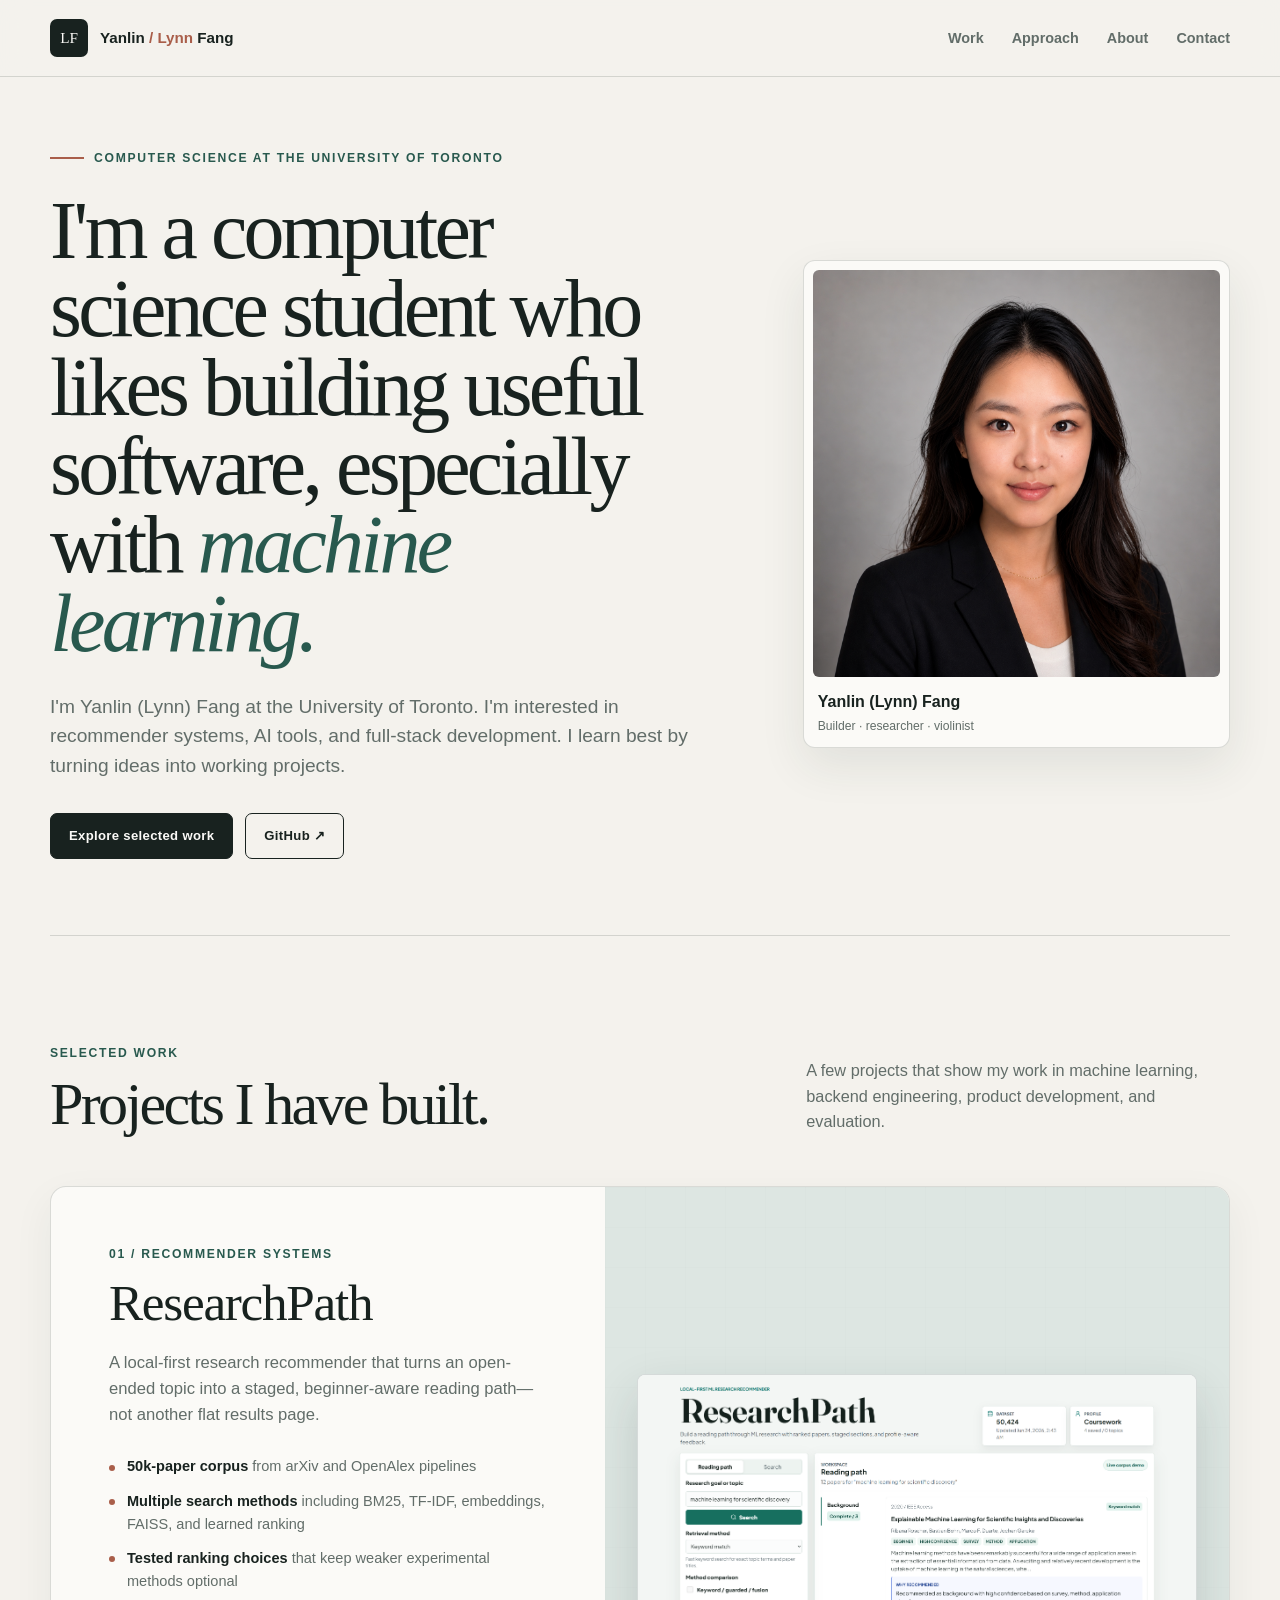
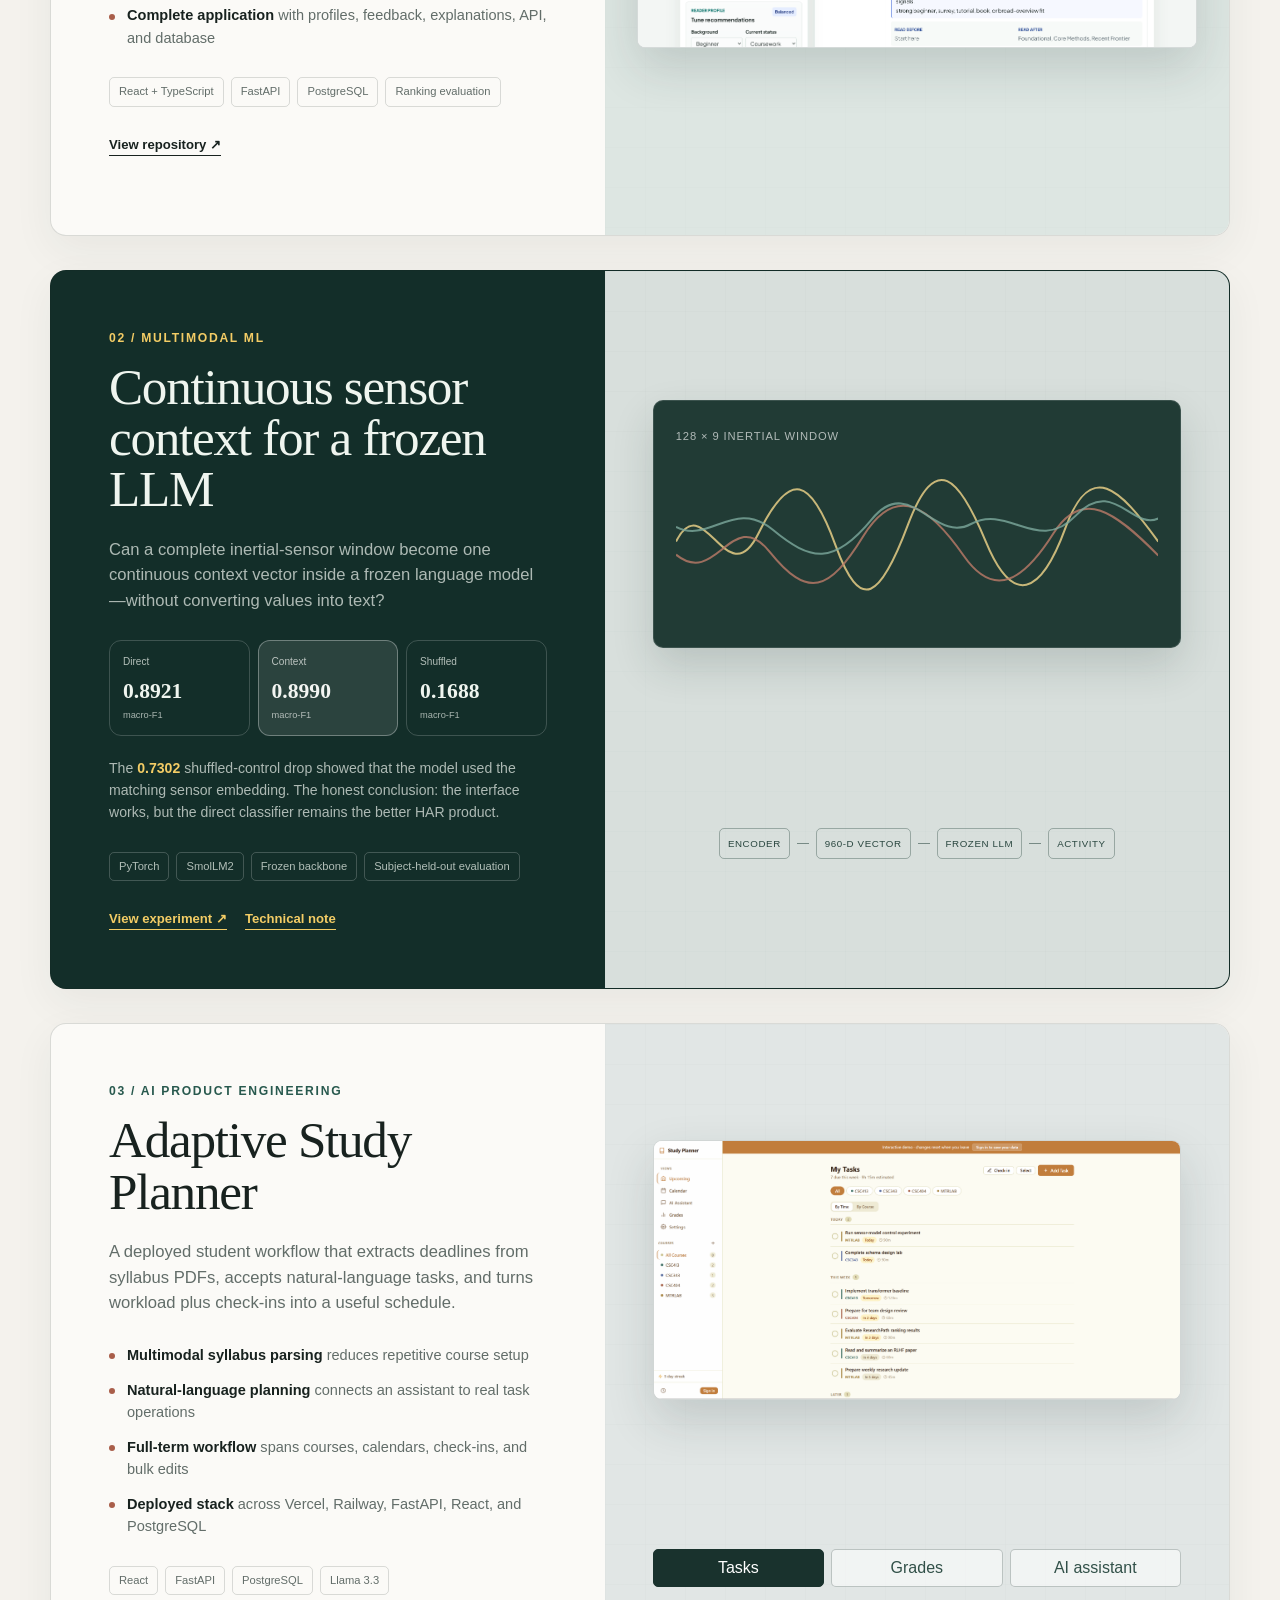
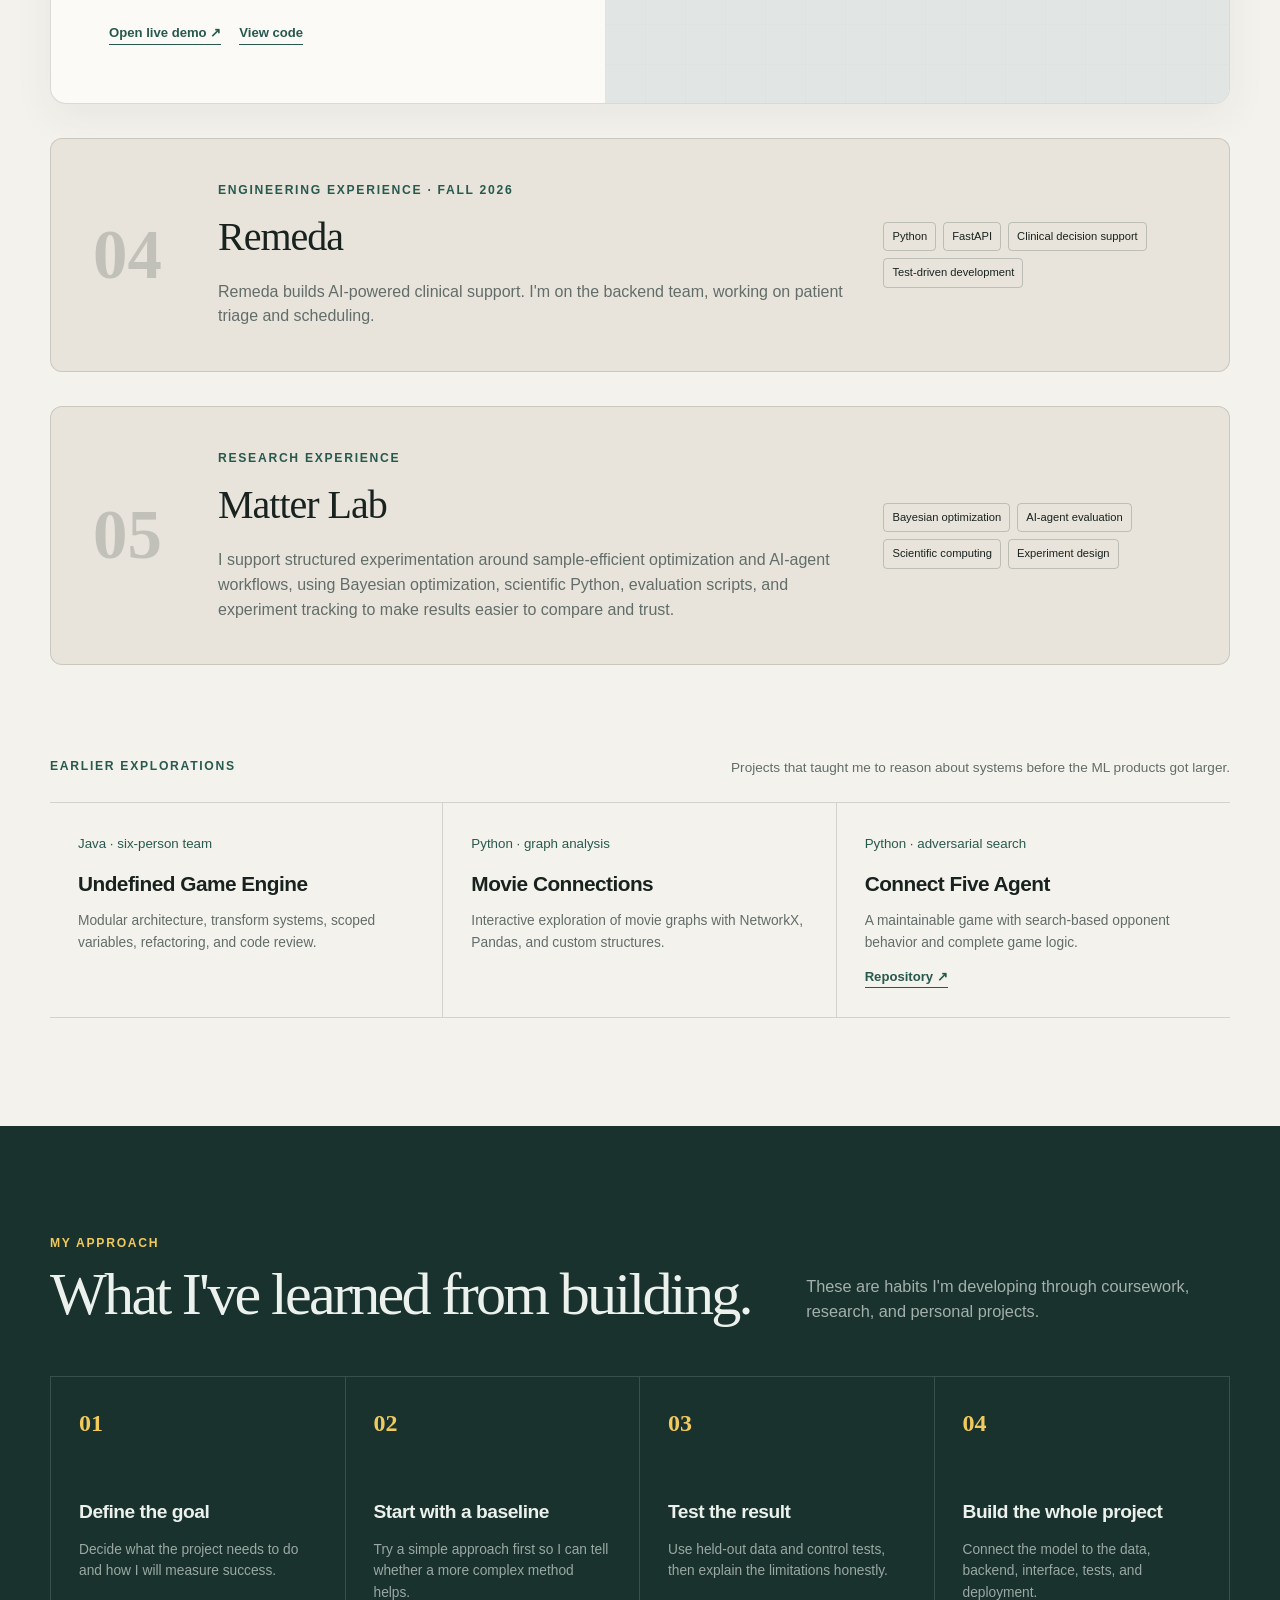
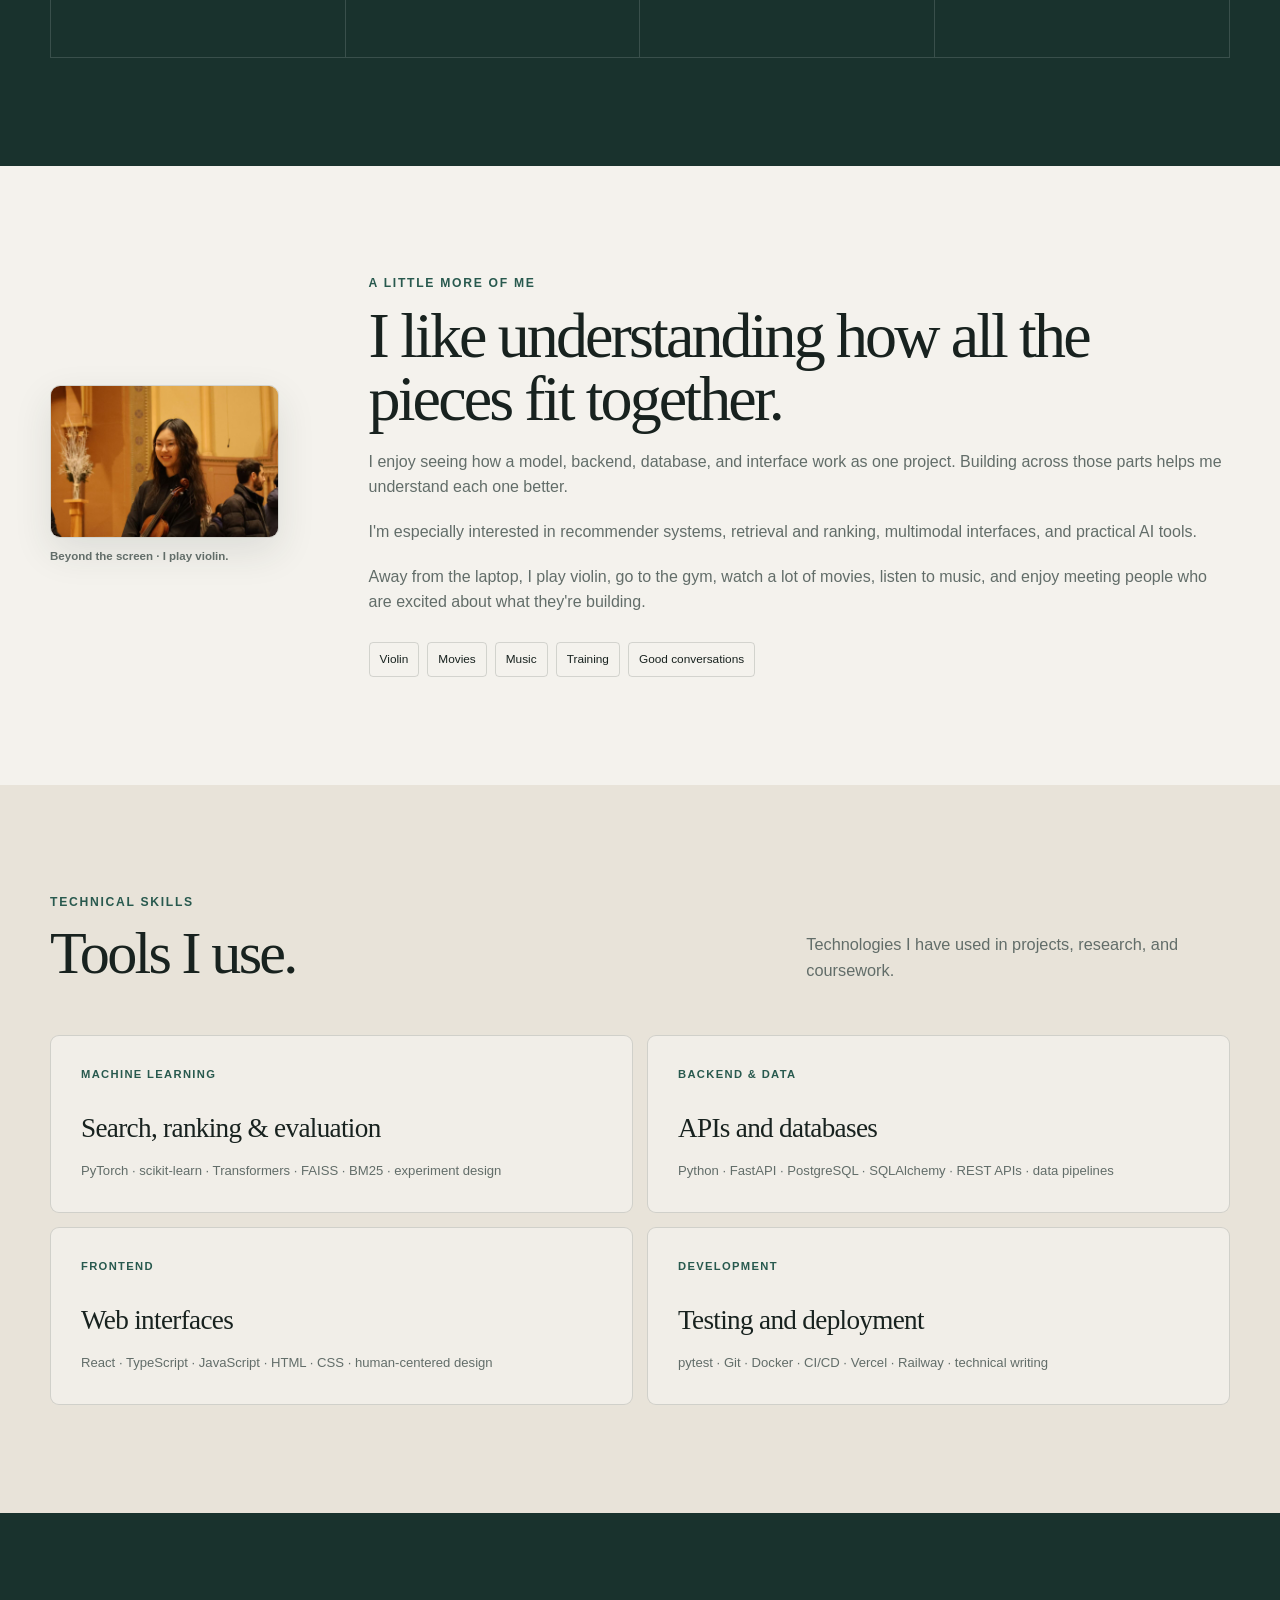
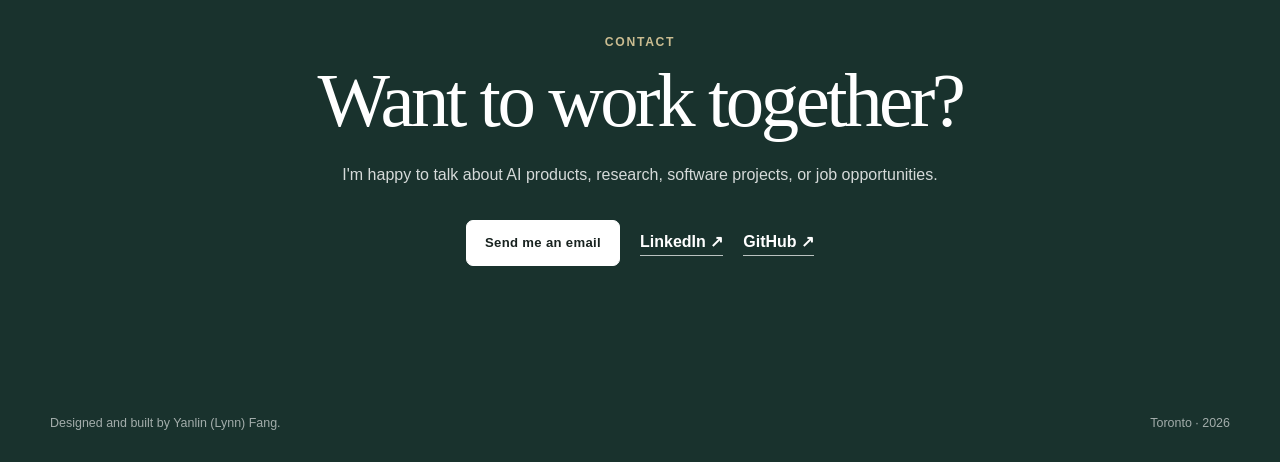
<file: index.html>
<!doctype html>
<html lang="en">
  <head>
    <meta charset="utf-8">
    <meta name="viewport" content="width=device-width, initial-scale=1">
    <meta name="description" content="Yanlin (Lynn) Fang is a Computer Science student at the University of Toronto building machine learning and full-stack projects.">
    <meta name="theme-color" content="#f4f2ed">
    <meta property="og:title" content="Yanlin (Lynn) Fang | Computer Science &amp; ML projects">
    <meta property="og:description" content="Student projects across recommender systems, machine learning, full-stack development, and research.">
    <title>Yanlin (Lynn) Fang | Computer Science &amp; ML projects</title>
    <link rel="icon" href="data:image/svg+xml,<svg xmlns=%22http://www.w3.org/2000/svg%22 viewBox=%220 0 100 100%22><rect width=%22100%22 height=%22100%22 rx=%2224%22 fill=%22%2312231f%22/><text x=%2250%22 y=%2267%22 text-anchor=%22middle%22 font-size=%2252%22 fill=%22%23fbfaf6%22 font-family=%22Georgia%22>LF</text></svg>">
    <link rel="stylesheet" href="portfolio-v2.css?v=20260827">
    <script src="script.js?v=20260827" defer></script>
  </head>
  <body class="portfolio-v2">
    <a class="pf-skip" href="#main-content">Skip to content</a>
    <header class="pf-header">
      <nav class="pf-shell pf-nav" aria-label="Main navigation">
        <a class="pf-brand" href="#top" aria-label="Yanlin Fang, home"><b>LF</b><span>Yanlin <i>/ Lynn</i> Fang</span></a>
        <button class="pf-menu" type="button" aria-expanded="false" aria-controls="pf-links" aria-label="Open navigation"><span></span><span></span></button>
        <div class="pf-links" id="pf-links"><a href="#work">Work</a><a href="#approach">Approach</a><a href="#about">About</a><a href="#contact">Contact</a></div>
      </nav>
    </header>

    <main id="main-content">
      <section class="pf-shell pf-hero" id="top">
        <div class="pf-hero-copy pf-reveal">
          <p class="pf-kicker"><span></span> Computer Science at the University of Toronto</p>
          <h1>I&apos;m a computer science student who likes building useful software, especially with <em>machine learning.</em></h1>
          <p class="pf-lead">I&apos;m Yanlin (Lynn) Fang at the University of Toronto. I&apos;m interested in recommender systems, AI tools, and full-stack development. I learn best by turning ideas into working projects.</p>
          <div class="pf-actions"><a class="pf-button pf-primary" href="#work">Explore selected work</a><a class="pf-button" href="https://github.com/LynnFang00" target="_blank" rel="noreferrer">GitHub ↗</a></div>
        </div>
        <aside class="pf-portrait pf-reveal">
          <div class="pf-photo-wrap"><img src="assets/headshot.png" alt="Yanlin (Lynn) Fang" width="1254" height="1254"><div><strong>Yanlin (Lynn) Fang</strong><span>Builder · researcher · violinist</span></div></div>
        </aside>
      </section>

      <section class="pf-shell pf-section" id="work">
        <header class="pf-section-head pf-reveal"><div><p>Selected work</p><h2>Projects I have built.</h2></div><span>A few projects that show my work in machine learning, backend engineering, product development, and evaluation.</span></header>

        <div class="pf-work">
          <article class="pf-project pf-reveal">
            <div class="pf-project-copy">
              <p class="pf-index">01 / Recommender systems</p><h3>ResearchPath</h3>
              <p class="pf-summary">A local-first research recommender that turns an open-ended topic into a staged, beginner-aware reading path—not another flat results page.</p>
              <ul><li><b>50k-paper corpus</b> from arXiv and OpenAlex pipelines</li><li><b>Multiple search methods</b> including BM25, TF-IDF, embeddings, FAISS, and learned ranking</li><li><b>Tested ranking choices</b> that keep weaker experimental methods optional</li><li><b>Complete application</b> with profiles, feedback, explanations, API, and database</li></ul>
              <div class="pf-tags"><span>React + TypeScript</span><span>FastAPI</span><span>PostgreSQL</span><span>Ranking evaluation</span></div>
              <a class="pf-project-link" href="https://github.com/LynnFang00/ResearchPath" target="_blank" rel="noreferrer">View repository ↗</a>
            </div>
            <div class="pf-visual pf-rp-visual">
              <a class="pf-rp-shot" href="https://github.com/LynnFang00/ResearchPath" target="_blank" rel="noreferrer" aria-label="View the ResearchPath repository">
                <img src="assets/screenshots/researchpath-reading-path.png" alt="ResearchPath interface showing a staged reading path for machine learning in scientific discovery" width="2538" height="1234">
              </a>
            </div>
          </article>

          <article class="pf-project pf-project-dark pf-reveal">
            <div class="pf-project-copy">
              <p class="pf-index">02 / Multimodal ML</p><h3>Continuous sensor context for a frozen LLM</h3>
              <p class="pf-summary">Can a complete inertial-sensor window become one continuous context vector inside a frozen language model—without converting values into text?</p>
              <div class="pf-results"><div><span>Direct</span><b>0.8921</b><small>macro-F1</small></div><div><span>Context</span><b>0.8990</b><small>macro-F1</small></div><div><span>Shuffled</span><b>0.1688</b><small>macro-F1</small></div></div>
              <p class="pf-insight">The <b>0.7302</b> shuffled-control drop showed that the model used the matching sensor embedding. The honest conclusion: the interface works, but the direct classifier remains the better HAR product.</p>
              <div class="pf-tags"><span>PyTorch</span><span>SmolLM2</span><span>Frozen backbone</span><span>Subject-held-out evaluation</span></div>
              <div class="pf-link-row"><a class="pf-project-link" href="https://github.com/LynnFang00/llm-motion-sensor-challenge" target="_blank" rel="noreferrer">View experiment ↗</a><a href="https://github.com/LynnFang00/llm-motion-sensor-challenge/blob/main/TECHNICAL_NOTE.pdf" target="_blank" rel="noreferrer">Technical note</a></div>
            </div>
            <div class="pf-visual pf-sensor-visual" aria-hidden="true"><div class="pf-wave"><span>128 × 9 inertial window</span><svg viewBox="0 0 520 170"><path d="M0 88 C30 28 55 148 89 79 S145 18 172 92 S220 150 250 70 S305 18 334 88 S393 147 420 73 S478 30 520 88"></path><path d="M0 102 C44 138 60 48 101 99 S165 142 202 82 S276 54 310 103 S376 128 407 79 S473 55 520 103"></path><path d="M0 72 C35 91 63 41 104 75 S170 114 211 64 S278 91 318 69 S391 102 431 60 S492 76 520 63"></path></svg></div><div class="pf-flow"><span>encoder</span><i></i><span>960-d vector</span><i></i><span>frozen LLM</span><i></i><span>activity</span></div></div>
          </article>

          <article class="pf-project pf-reveal">
            <div class="pf-project-copy">
              <p class="pf-index">03 / AI product engineering</p><h3>Adaptive Study Planner</h3>
              <p class="pf-summary">A deployed student workflow that extracts deadlines from syllabus PDFs, accepts natural-language tasks, and turns workload plus check-ins into a useful schedule.</p>
              <ul><li><b>Multimodal syllabus parsing</b> reduces repetitive course setup</li><li><b>Natural-language planning</b> connects an assistant to real task operations</li><li><b>Full-term workflow</b> spans courses, calendars, check-ins, and bulk edits</li><li><b>Deployed stack</b> across Vercel, Railway, FastAPI, React, and PostgreSQL</li></ul>
              <div class="pf-tags"><span>React</span><span>FastAPI</span><span>PostgreSQL</span><span>Llama 3.3</span></div>
              <div class="pf-link-row"><a class="pf-project-link" href="https://study-planner-6pe5.vercel.app/?demo=1" target="_blank" rel="noreferrer">Open live demo ↗</a><a href="https://github.com/LynnFang00/study-planner" target="_blank" rel="noreferrer">View code</a></div>
            </div>
            <div class="pf-visual pf-planner-visual">
              <div class="pf-shot-stage"><a href="https://study-planner-6pe5.vercel.app/?demo=1" target="_blank" rel="noreferrer" aria-label="Open the live Study Planner demo"><img id="planner-shot" src="assets/screenshots/study-planner-upcoming.png" alt="Study Planner upcoming-tasks dashboard with a populated CS and ML workload"></a></div>
              <div class="pf-shot-tabs" role="group" aria-label="Study Planner screenshots">
                <button type="button" class="pf-shot-tab" data-src="assets/screenshots/study-planner-upcoming.png" data-alt="Study Planner upcoming-tasks dashboard with a populated CS and ML workload" aria-pressed="true">Tasks</button>
                <button type="button" class="pf-shot-tab" data-src="assets/screenshots/study-planner-grades.png" data-alt="Study Planner grades dashboard with course averages and assessment results" aria-pressed="false">Grades</button>
                <button type="button" class="pf-shot-tab" data-src="assets/screenshots/study-planner-ai-assistant.png" data-alt="Study Planner AI assistant turning deadlines into a focused study plan" aria-pressed="false">AI assistant</button>
              </div>
            </div>
          </article>

          <article class="pf-research pf-reveal"><b>04</b><div><p class="pf-index">Engineering experience · Fall 2026</p><h3>Remeda</h3><p>Remeda builds AI-powered clinical support. I&apos;m on the backend team, working on patient triage and scheduling.</p></div><aside><span>Python</span><span>FastAPI</span><span>Clinical decision support</span><span>Test-driven development</span></aside></article>

          <article class="pf-research pf-reveal"><b>05</b><div><p class="pf-index">Research experience</p><h3>Matter Lab</h3><p>I support structured experimentation around sample-efficient optimization and AI-agent workflows, using Bayesian optimization, scientific Python, evaluation scripts, and experiment tracking to make results easier to compare and trust.</p></div><aside><span>Bayesian optimization</span><span>AI-agent evaluation</span><span>Scientific computing</span><span>Experiment design</span></aside></article>
        </div>

        <div class="pf-earlier pf-reveal"><header><p>Earlier explorations</p><span>Projects that taught me to reason about systems before the ML products got larger.</span></header><div><article><small>Java · six-person team</small><h3>Undefined Game Engine</h3><p>Modular architecture, transform systems, scoped variables, refactoring, and code review.</p></article><article><small>Python · graph analysis</small><h3>Movie Connections</h3><p>Interactive exploration of movie graphs with NetworkX, Pandas, and custom structures.</p></article><article><small>Python · adversarial search</small><h3>Connect Five Agent</h3><p>A maintainable game with search-based opponent behavior and complete game logic.</p><a href="https://github.com/LynnFang00/Connect-Five-w-AI-Agent" target="_blank" rel="noreferrer">Repository ↗</a></article></div></div>
      </section>

      <section class="pf-section pf-approach" id="approach"><div class="pf-shell"><header class="pf-section-head pf-reveal"><div><p>My approach</p><h2>What I&apos;ve learned from building.</h2></div><span>These are habits I&apos;m developing through coursework, research, and personal projects.</span></header><div class="pf-approach-grid"><article class="pf-reveal"><b>01</b><h3>Define the goal</h3><p>Decide what the project needs to do and how I will measure success.</p></article><article class="pf-reveal"><b>02</b><h3>Start with a baseline</h3><p>Try a simple approach first so I can tell whether a more complex method helps.</p></article><article class="pf-reveal"><b>03</b><h3>Test the result</h3><p>Use held-out data and control tests, then explain the limitations honestly.</p></article><article class="pf-reveal"><b>04</b><h3>Build the whole project</h3><p>Connect the model to the data, backend, interface, tests, and deployment.</p></article></div></div></section>

      <section class="pf-shell pf-section pf-about" id="about"><div class="pf-about-photo pf-reveal"><img src="assets/violin-photo.jpg" alt="Yanlin Fang holding her violin after a performance" width="1920" height="1280" loading="lazy"><strong>Beyond the screen · I play violin.</strong></div><div class="pf-about-copy pf-reveal"><p class="pf-index">A little more of me</p><h2>I like understanding how all the pieces fit together.</h2><p>I enjoy seeing how a model, backend, database, and interface work as one project. Building across those parts helps me understand each one better.</p><p>I&apos;m especially interested in recommender systems, retrieval and ranking, multimodal interfaces, and practical AI tools.</p><p>Away from the laptop, I play violin, go to the gym, watch a lot of movies, listen to music, and enjoy meeting people who are excited about what they&apos;re building.</p><div class="pf-personal"><span>Violin</span><span>Movies</span><span>Music</span><span>Training</span><span>Good conversations</span></div></div></section>

      <section class="pf-section pf-capabilities"><div class="pf-shell"><header class="pf-section-head pf-reveal"><div><p>Technical skills</p><h2>Tools I use.</h2></div><span>Technologies I have used in projects, research, and coursework.</span></header><div class="pf-cap-grid"><article><p>Machine learning</p><h3>Search, ranking &amp; evaluation</h3><span>PyTorch · scikit-learn · Transformers · FAISS · BM25 · experiment design</span></article><article><p>Backend &amp; data</p><h3>APIs and databases</h3><span>Python · FastAPI · PostgreSQL · SQLAlchemy · REST APIs · data pipelines</span></article><article><p>Frontend</p><h3>Web interfaces</h3><span>React · TypeScript · JavaScript · HTML · CSS · human-centered design</span></article><article><p>Development</p><h3>Testing and deployment</h3><span>pytest · Git · Docker · CI/CD · Vercel · Railway · technical writing</span></article></div></div></section>

      <section class="pf-contact" id="contact"><div class="pf-shell pf-reveal"><p>Contact</p><h2>Want to work together?</h2><span>I&apos;m happy to talk about AI products, research, software projects, or job opportunities.</span><div><a class="pf-button pf-primary" href="mailto:lynnfang00@gmail.com">Send me an email</a><a href="https://www.linkedin.com/in/yanlin-fang" target="_blank" rel="noreferrer">LinkedIn ↗</a><a href="https://github.com/LynnFang00" target="_blank" rel="noreferrer">GitHub ↗</a></div></div></section>
    </main>

    <footer class="pf-footer"><div class="pf-shell"><p>Designed and built by Yanlin (Lynn) Fang.</p><p>Toronto · <span id="current-year">2026</span></p></div></footer>
  </body>
</html>
</file>
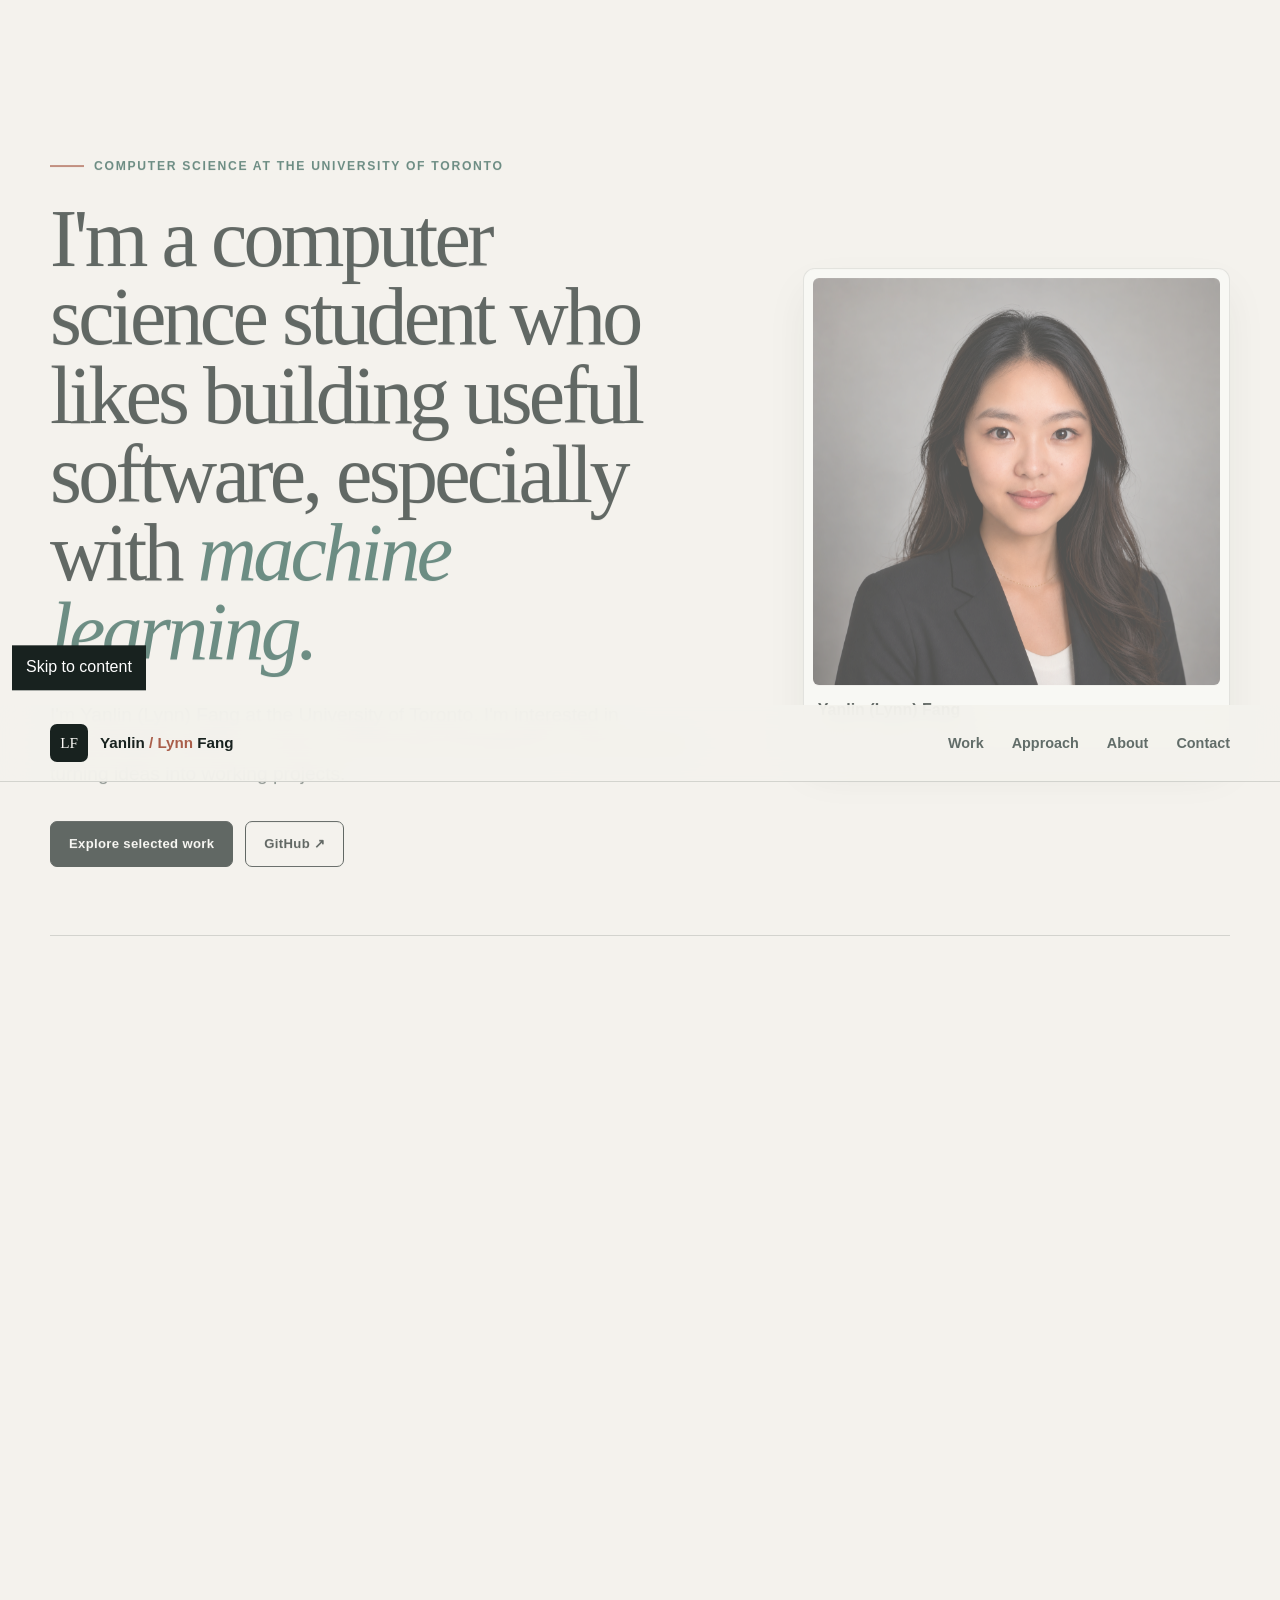
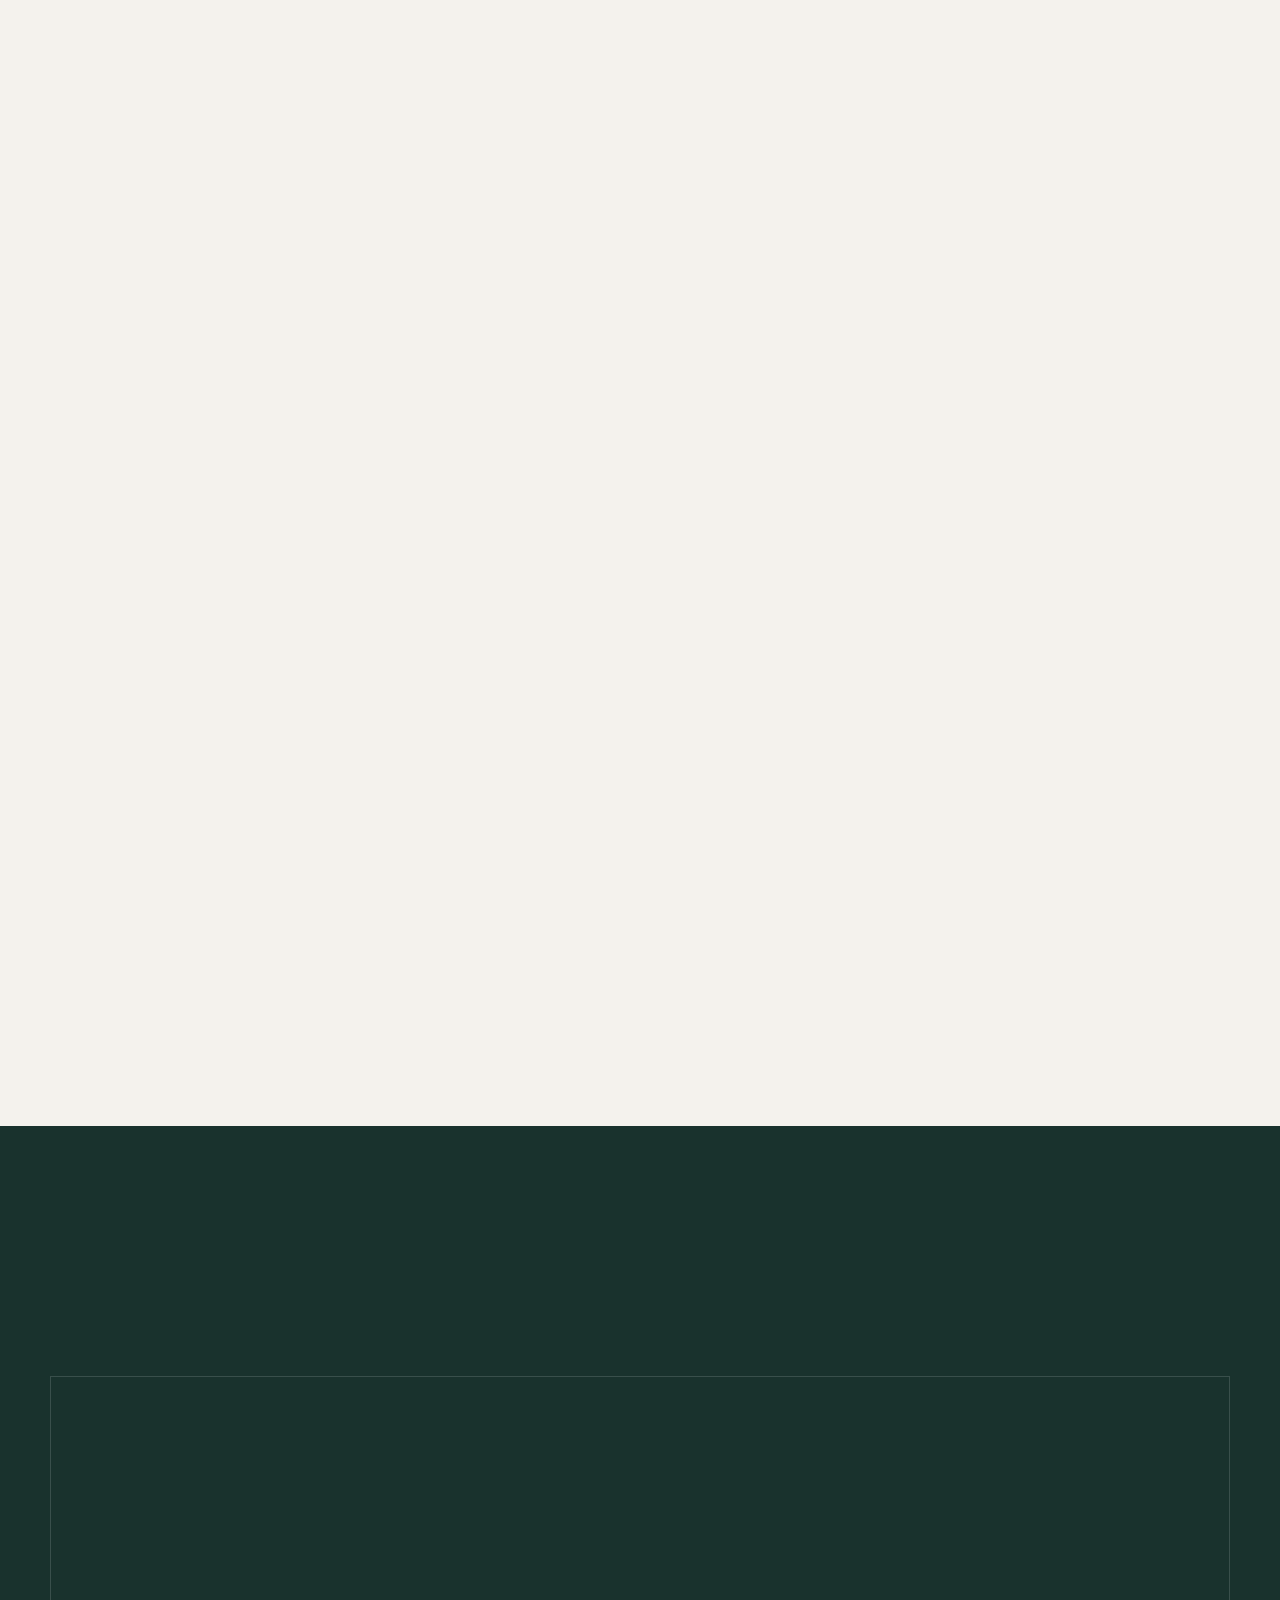
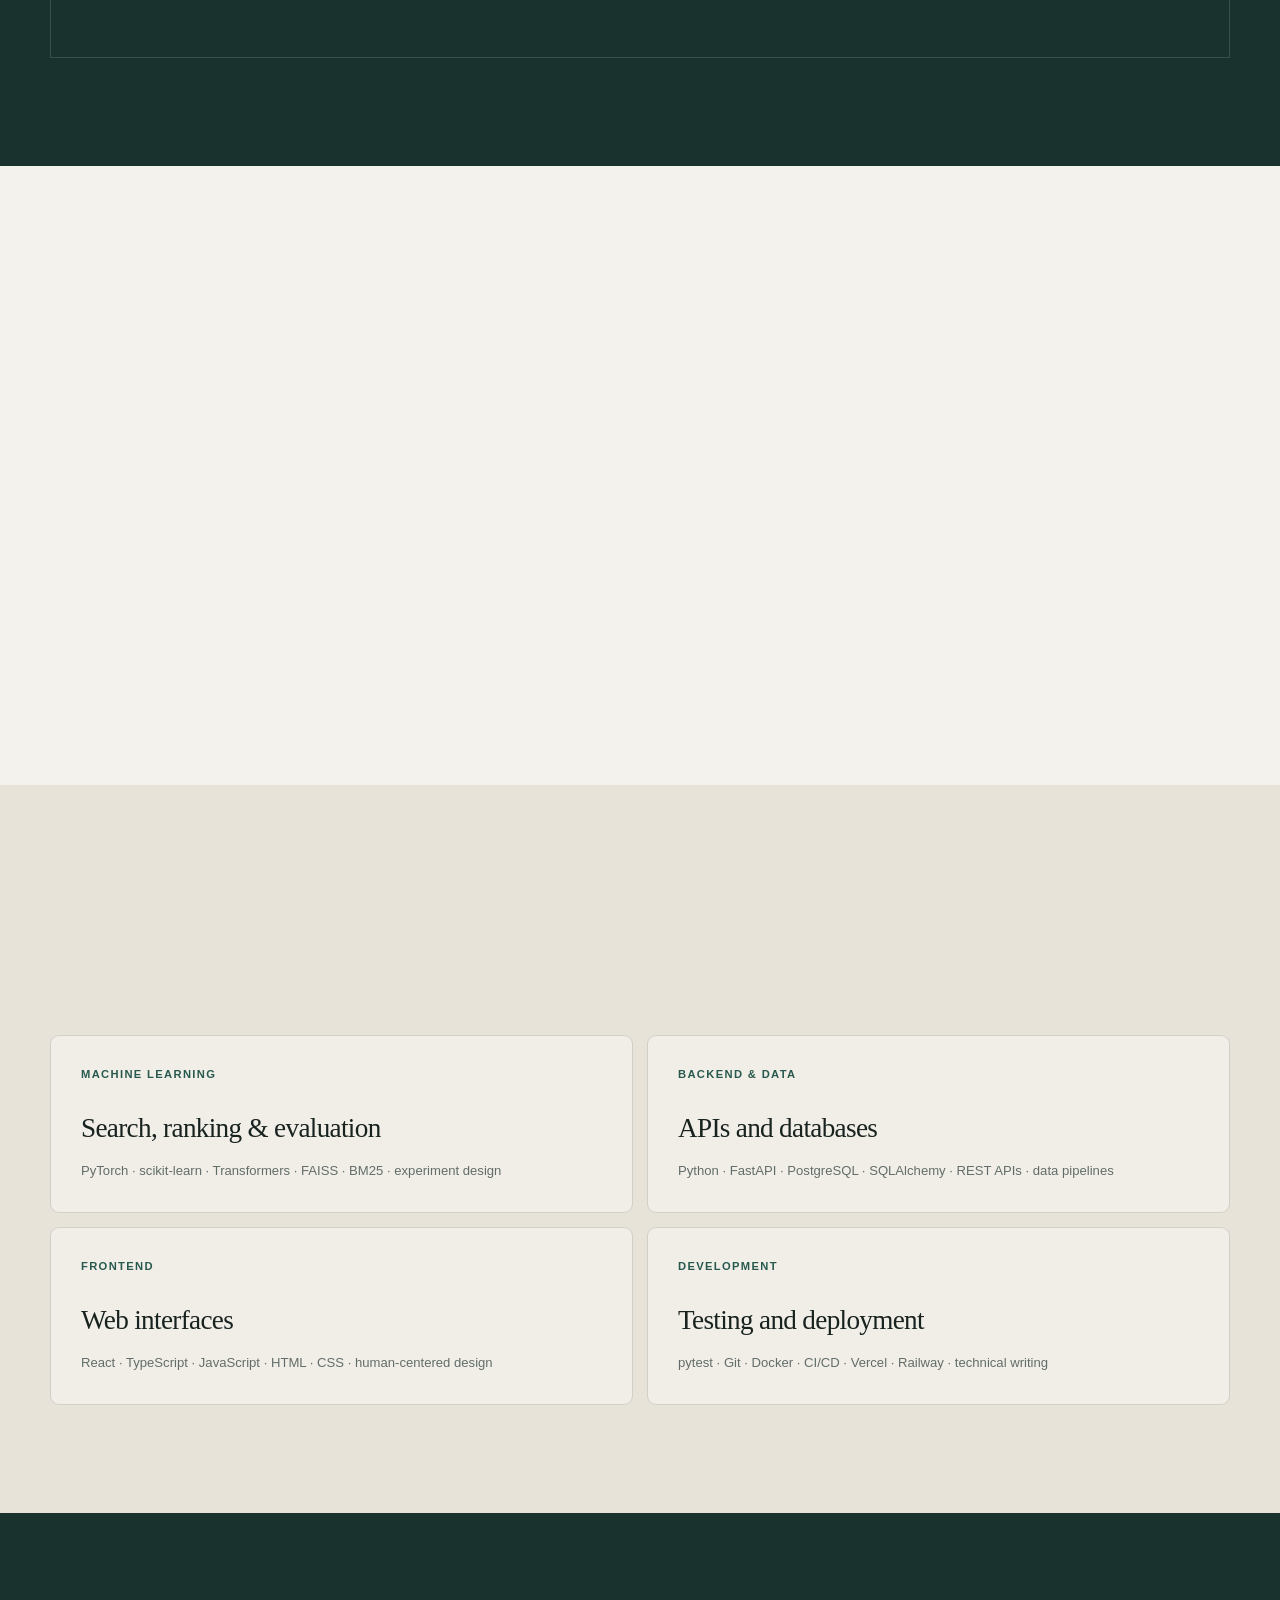
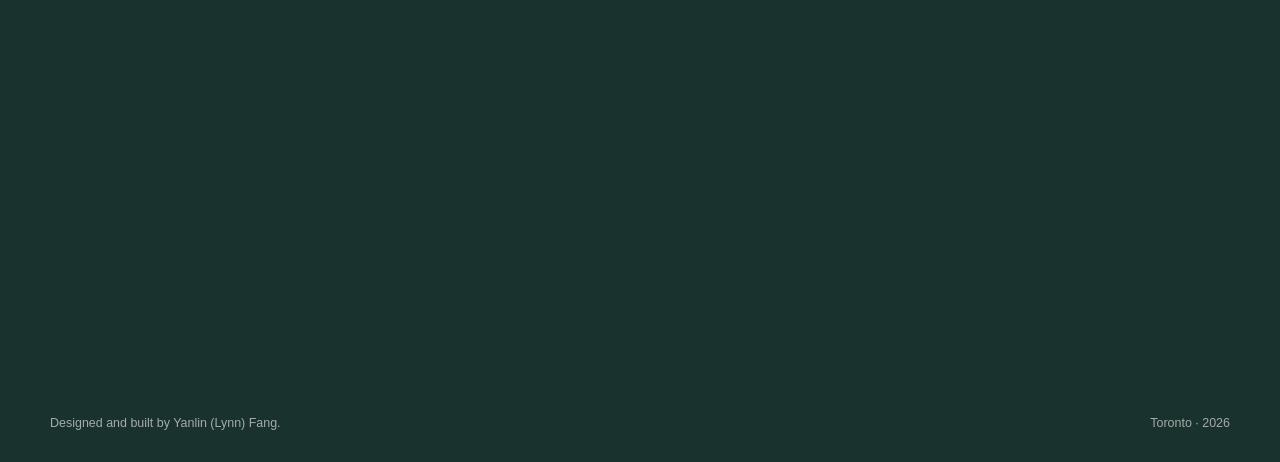
<file: about.html>
<!doctype html>
<html lang="en">
  <head>
    <meta charset="utf-8">
    <meta name="viewport" content="width=device-width, initial-scale=1">
    <meta http-equiv="refresh" content="0; url=index.html#about">
    <title>About | Lynn</title>
    <link rel="stylesheet" href="styles.css?v=20260614">
  </head>
  <body>
    <header class="site-header">
      <nav class="site-shell nav" aria-label="Main navigation">
        <a class="brand" href="index.html">Lynn</a>
        <div class="nav-links">
          <a href="about.html" aria-current="page">About</a>
          <a href="projects.html">Projects</a>
          <a href="resume.html">Skills</a>
          <a href="contact.html">Contact</a>
        </div>
      </nav>
    </header>

    <main class="site-shell page">
      <header class="page-header">
        <p class="eyebrow">About</p>
        <h1>About me</h1>
        <p>A short introduction to who I am, what I am learning, and what I like building.</p>
      </header>

      <section class="section section-grid">
        <div class="section-label">Profile</div>
        <div class="about-profile">
          <div class="body-copy">
            <p>
              I am a Computer Science student at the University of Toronto interested in software
              engineering, machine learning, and AI-powered tools. I like building practical
              full-stack systems that combine reliable backend design, clear interfaces, and
              evaluation-driven ML components.
            </p>
            <p>
              Right now, I am focused on recommender systems, retrieval and ranking, AI product
              workflows, and communicating technical tradeoffs clearly.
            </p>
          </div>
          <img class="profile-photo" src="assets/headshot.png" alt="Lynn Fang">
        </div>
      </section>

      <section class="section section-grid">
        <div class="section-label">Interests</div>
        <ul class="list body-copy">
          <li>Software engineering, machine learning, and AI-powered applications</li>
          <li>Search, recommender systems, ranking evaluation, and practical ML products</li>
          <li>Human-centered tools, clear interfaces, and maintainable backend systems</li>
          <li>Music, movies, violin, and going to the gym</li>
          <li>Meeting new people and hearing what others are building</li>
        </ul>
      </section>

      <section class="section section-grid">
        <div class="section-label">Say hi</div>
        <div class="body-copy">
          <p>
            I am always happy to meet new people! If you want to talk about projects, ideas, music,
            or anything interesting, feel free to reach out:D
          </p>
        </div>
      </section>
    </main>

    <footer class="site-footer">
      <div class="site-shell">Lynn &copy; 2026</div>
    </footer>
  </body>
</html>
</file>
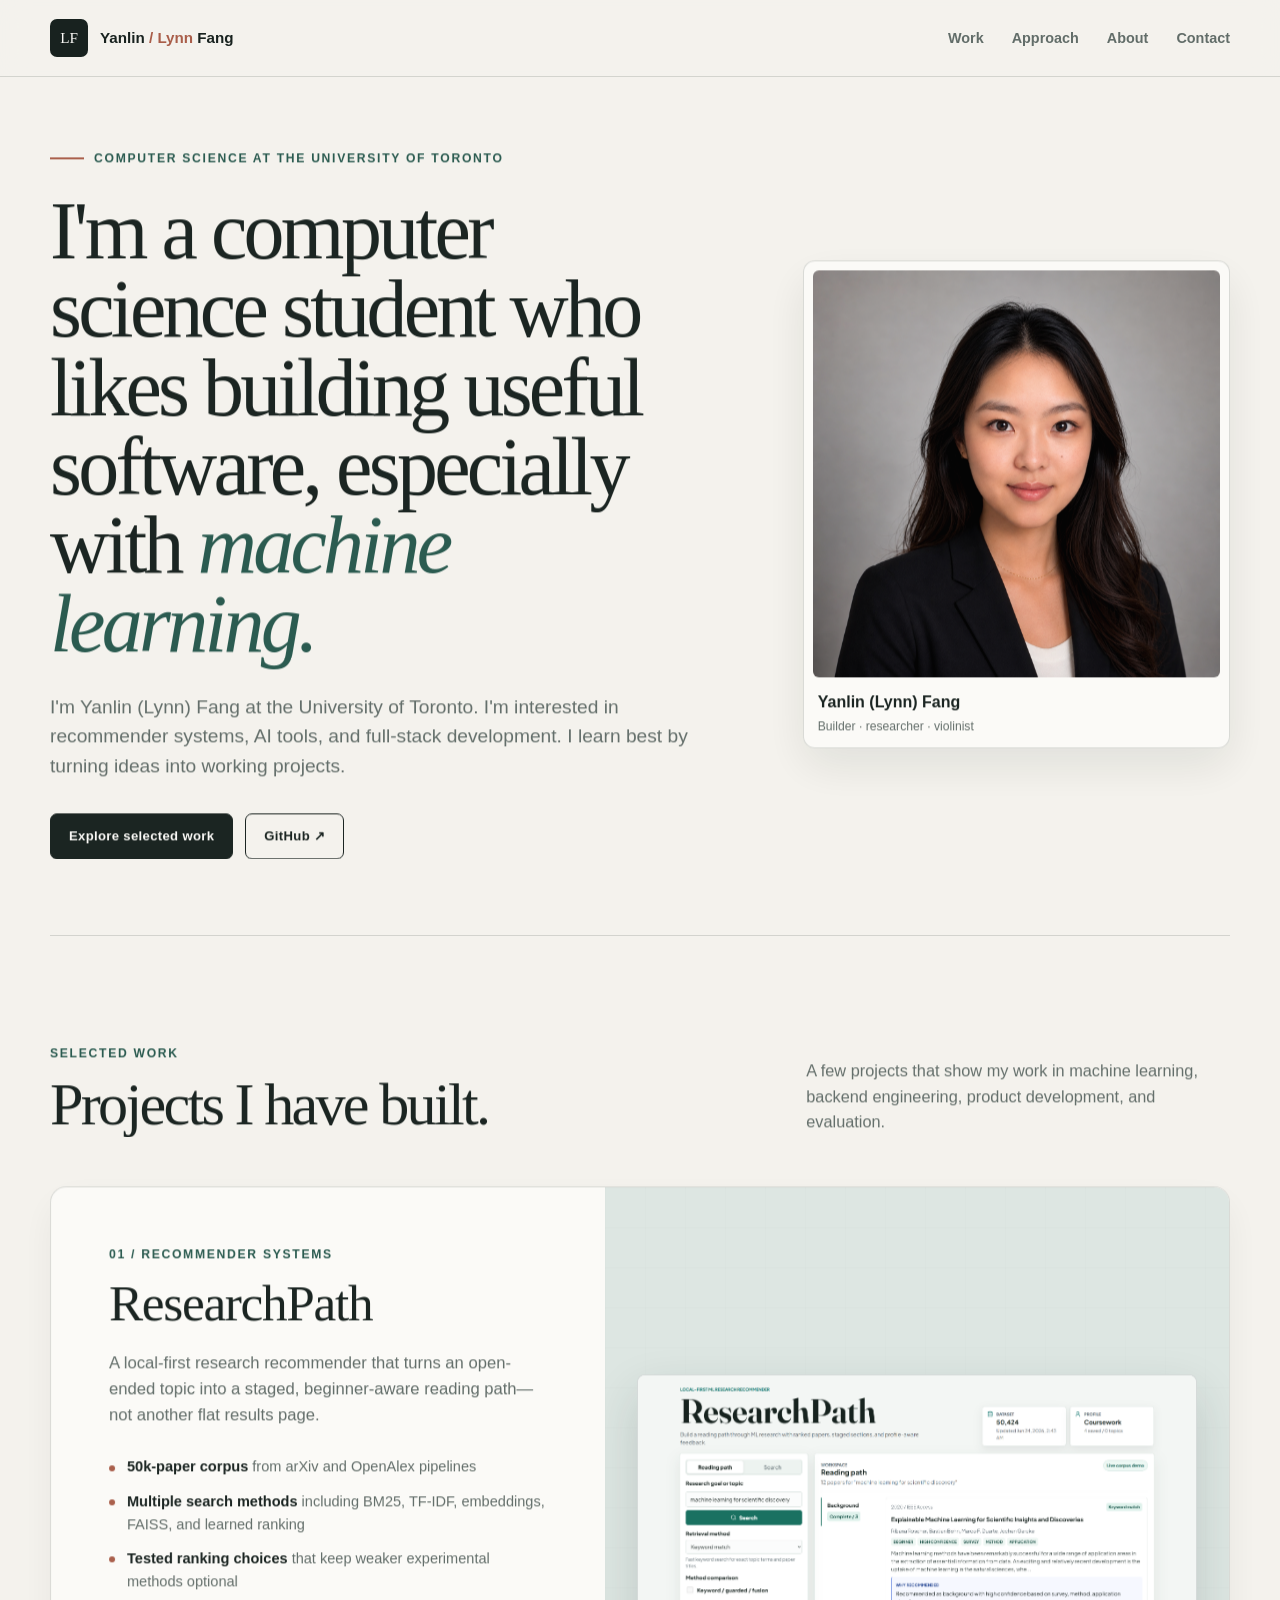
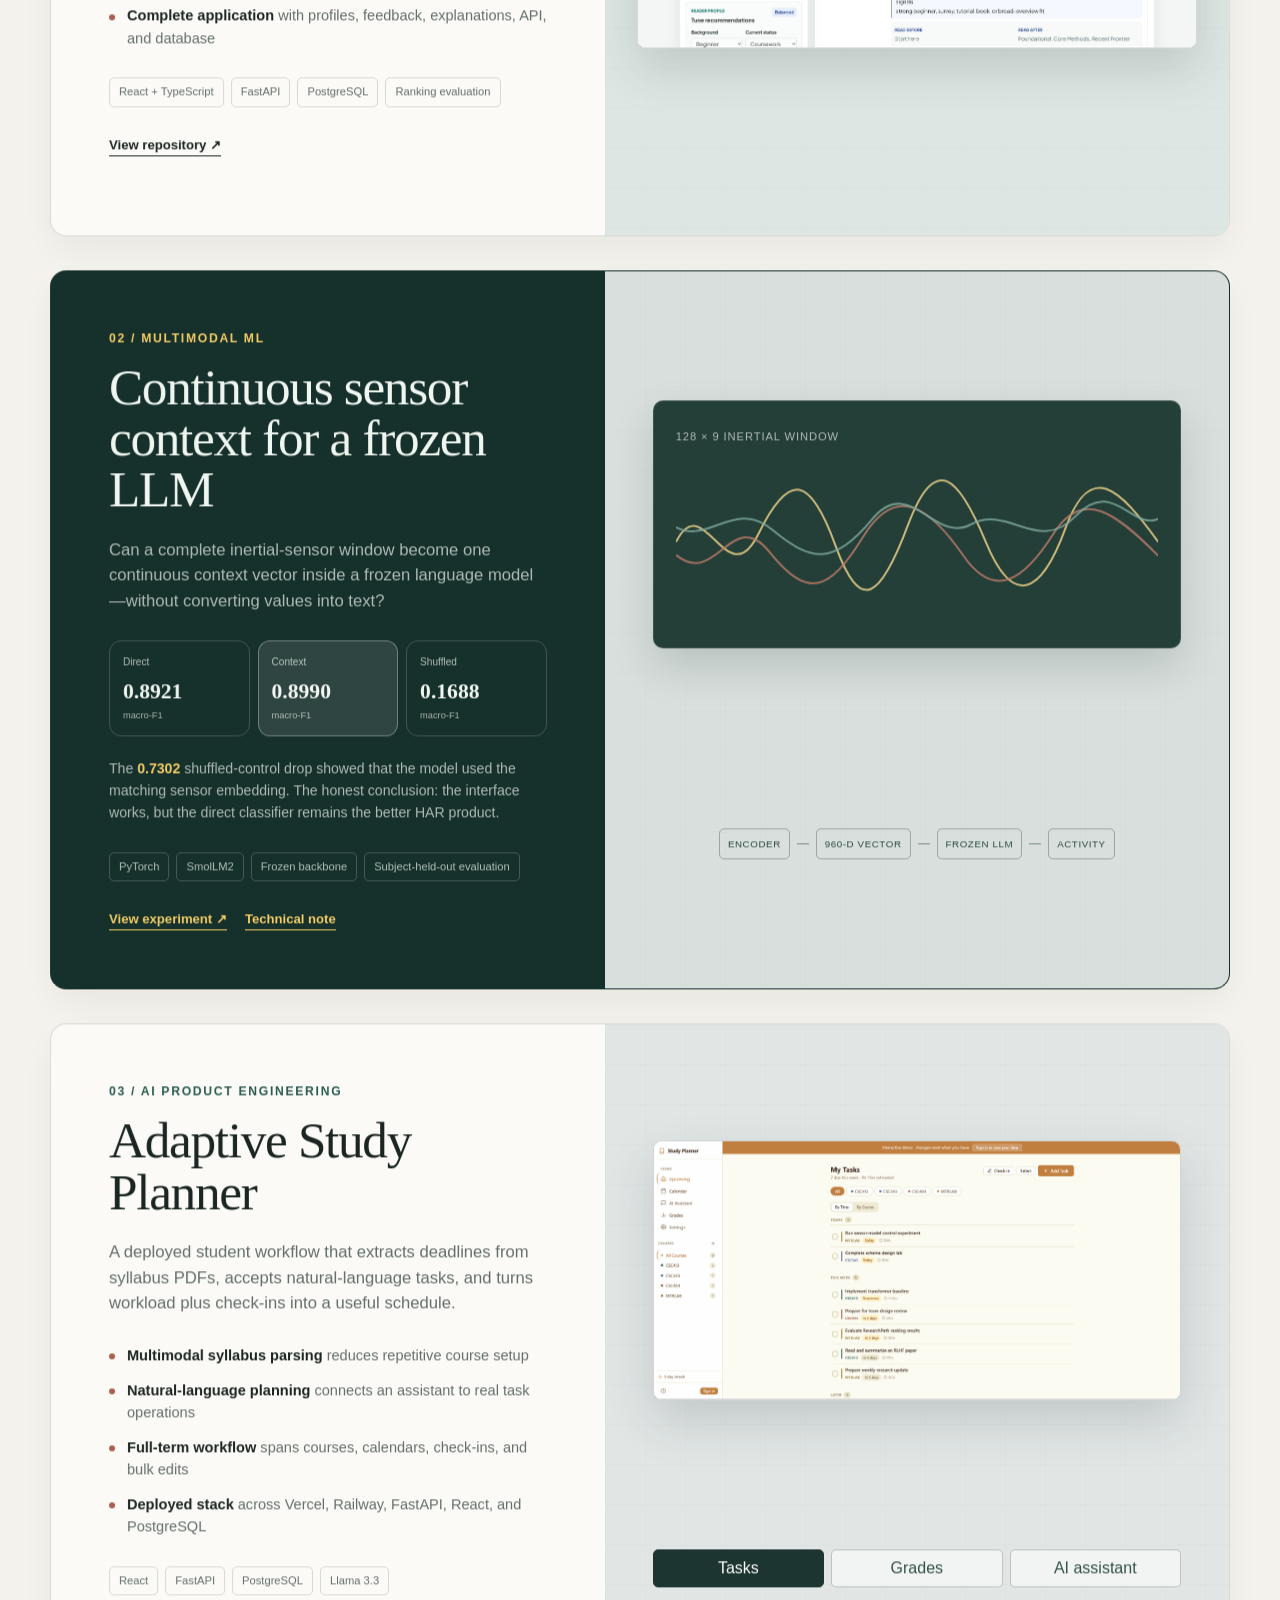
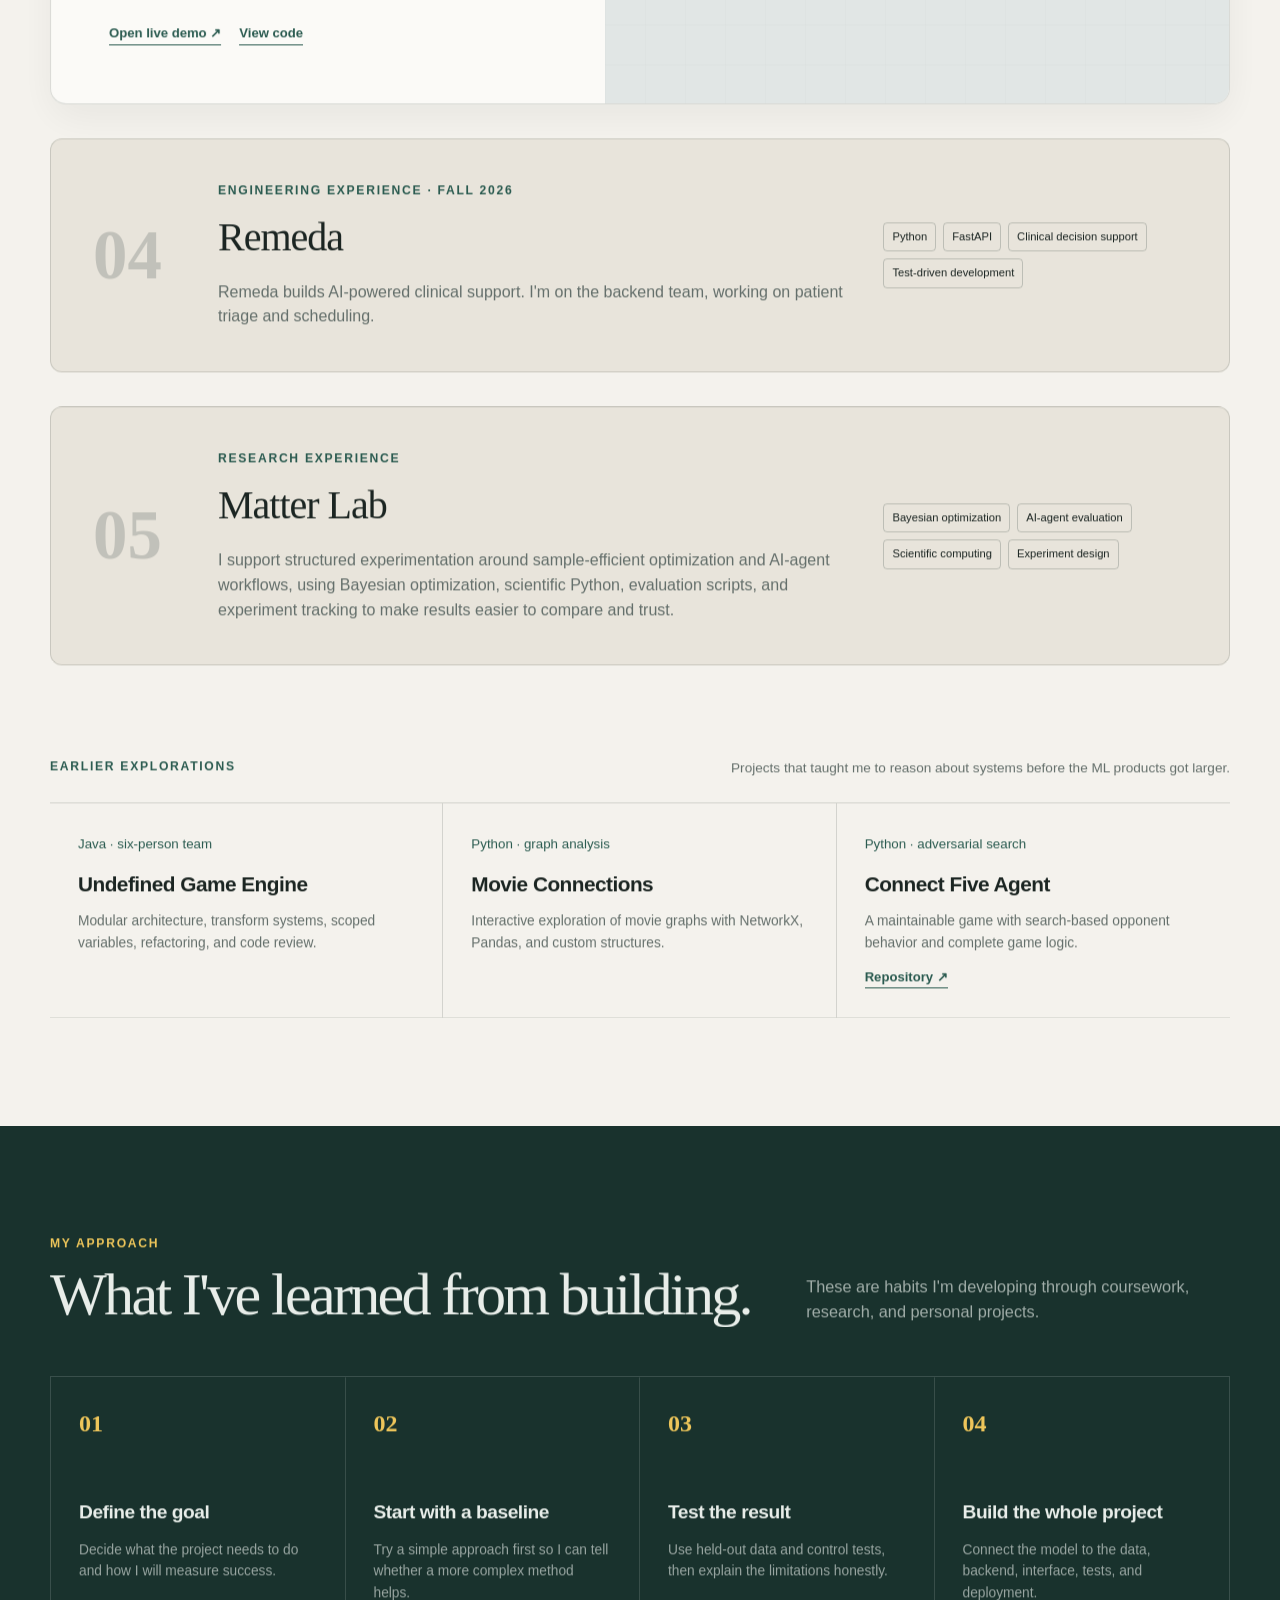
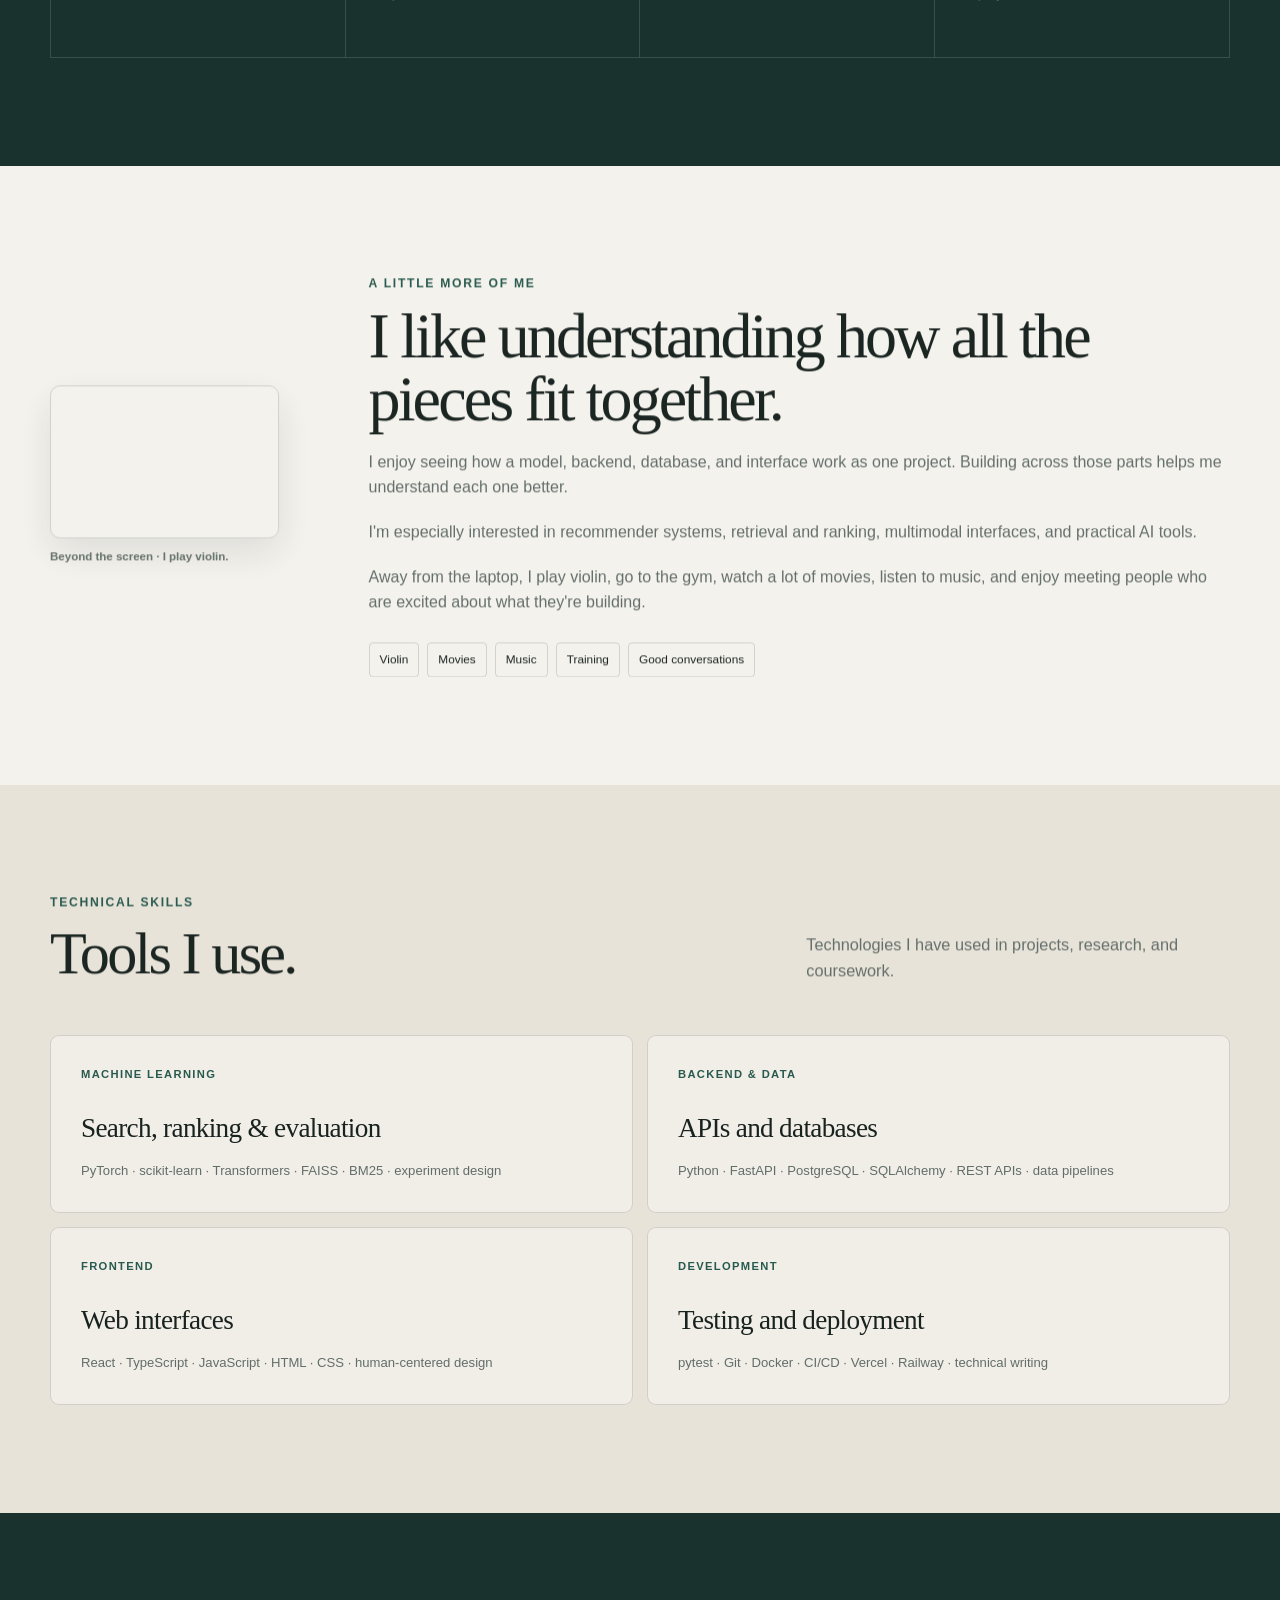
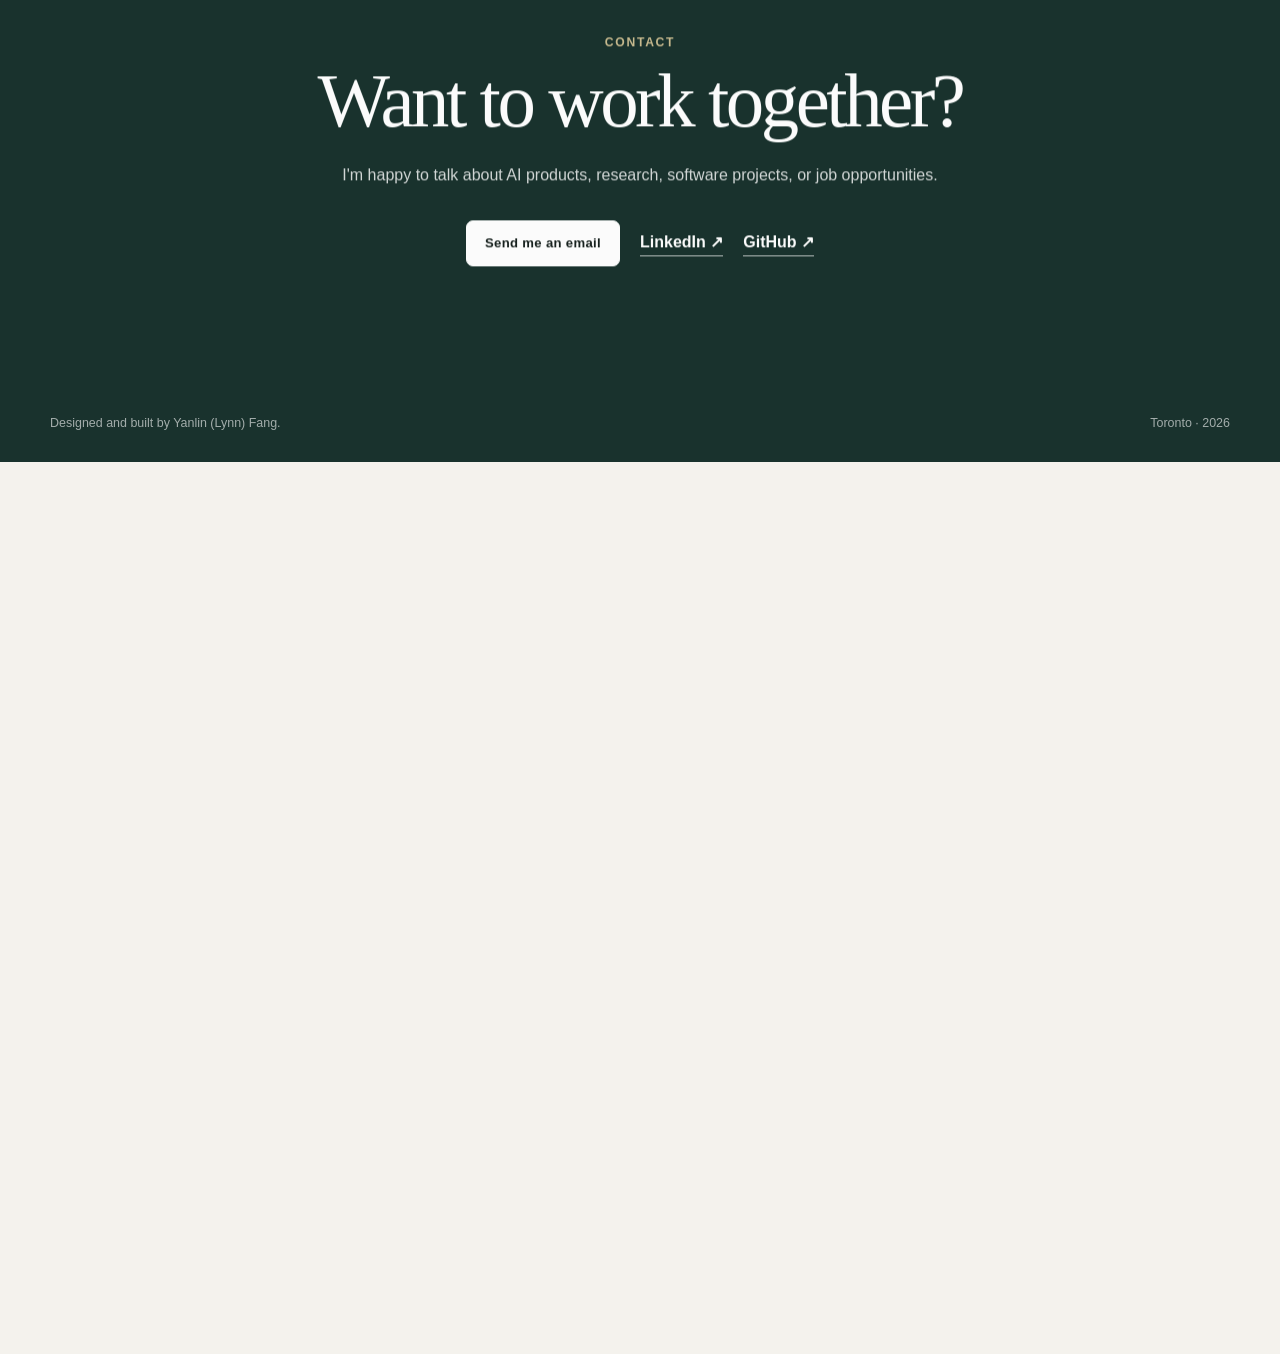
<file: contact.html>
<!doctype html>
<html lang="en">
  <head>
    <meta charset="utf-8">
    <meta name="viewport" content="width=device-width, initial-scale=1">
    <meta http-equiv="refresh" content="0; url=index.html#contact">
    <title>Contact | Lynn</title>
    <link rel="stylesheet" href="styles.css?v=20260614">
  </head>
  <body>
    <header class="site-header">
      <nav class="site-shell nav" aria-label="Main navigation">
        <a class="brand" href="index.html">Lynn</a>
        <div class="nav-links">
          <a href="about.html">About</a>
          <a href="projects.html">Projects</a>
          <a href="resume.html">Skills</a>
          <a href="contact.html" aria-current="page">Contact</a>
        </div>
      </nav>
    </header>

    <main class="site-shell page">
      <header class="page-header">
        <p class="eyebrow">Contact</p>
        <h1>Contact me</h1>
        <p>Feel free to reach out by email, or find me on GitHub and LinkedIn.</p>
      </header>

      <section class="section">
        <div class="contact-list">
          <div class="contact-item">
            <span>Email</span>
            <a href="mailto:lynnfang00@gmail.com">lynnfang00@gmail.com</a>
          </div>
          <div class="contact-item">
            <span>GitHub</span>
            <a href="https://github.com/LynnFang00">github.com/LynnFang00</a>
          </div>
          <div class="contact-item">
            <span>LinkedIn</span>
            <a href="https://www.linkedin.com/in/yanlin-fang">linkedin.com/in/yanlin-fang</a>
          </div>
        </div>
      </section>
    </main>

    <footer class="site-footer">
      <div class="site-shell">Lynn &copy; 2026</div>
    </footer>
  </body>
</html>
</file>
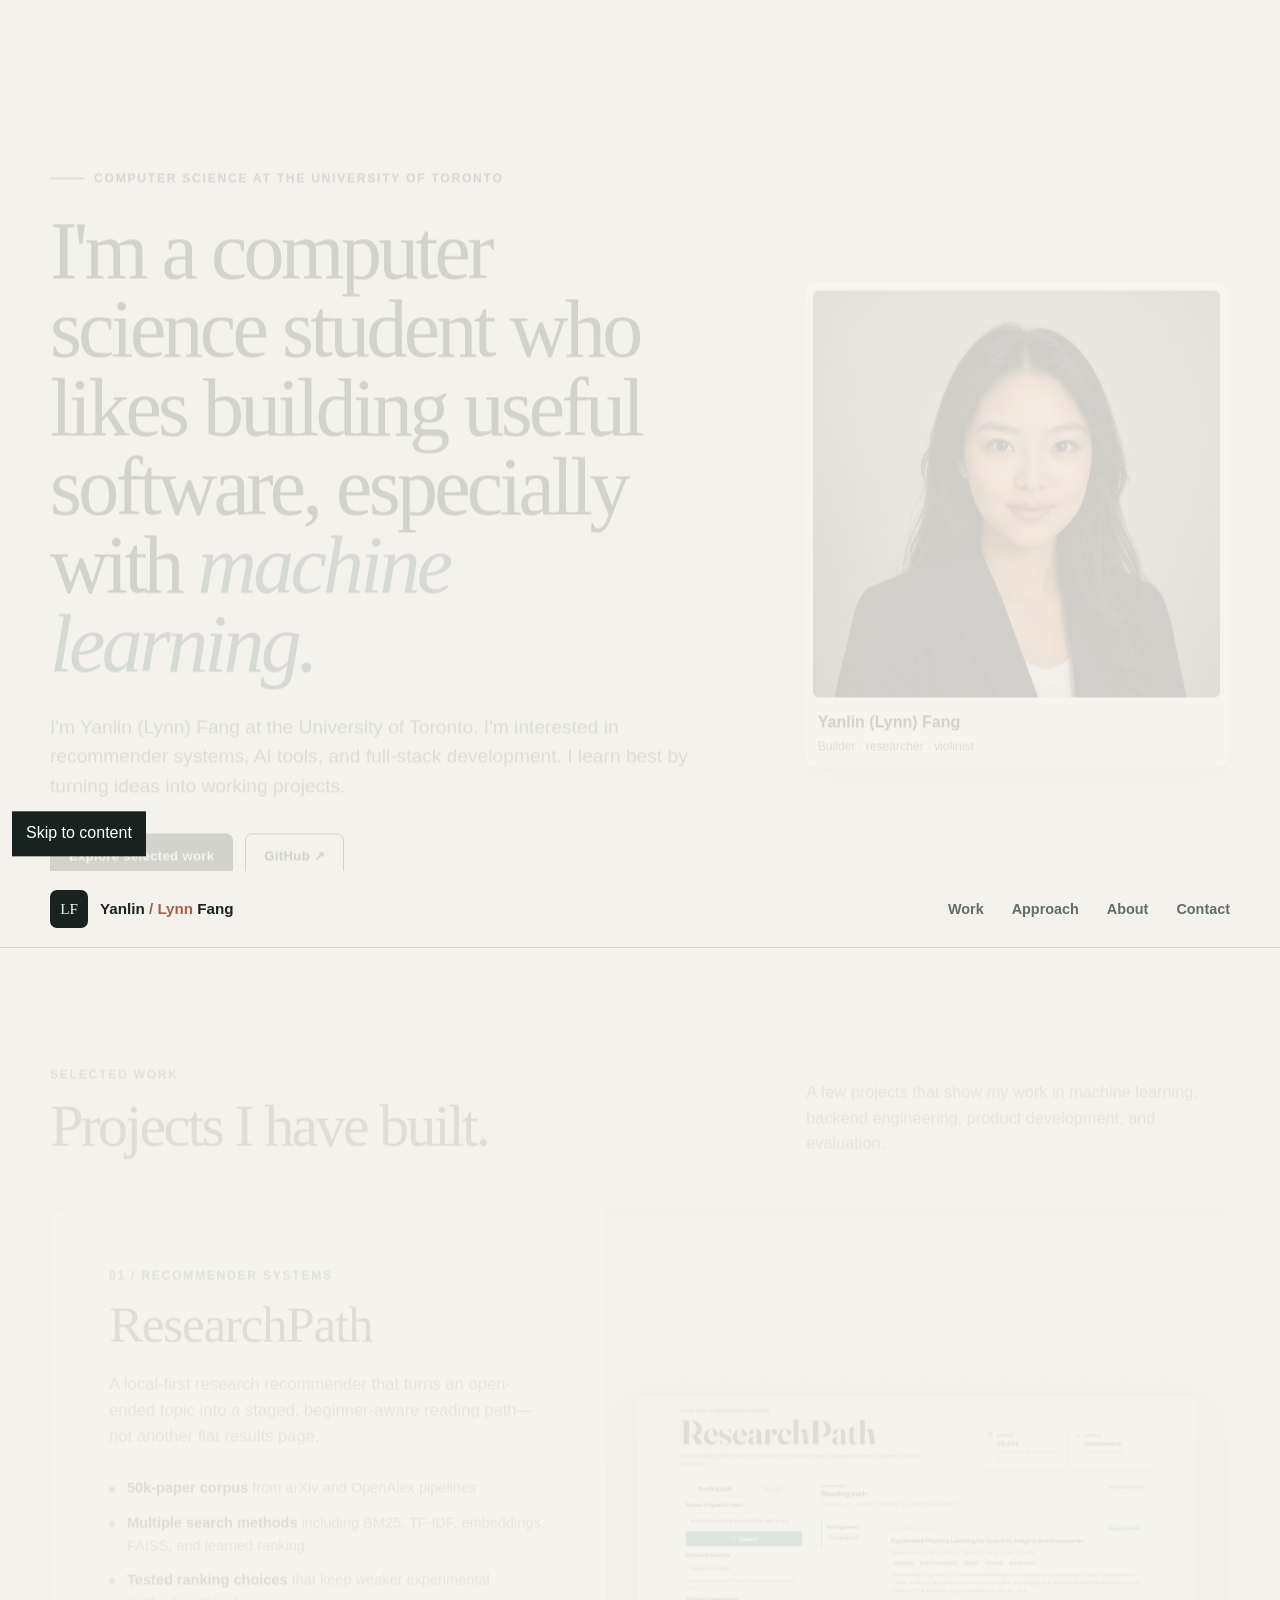
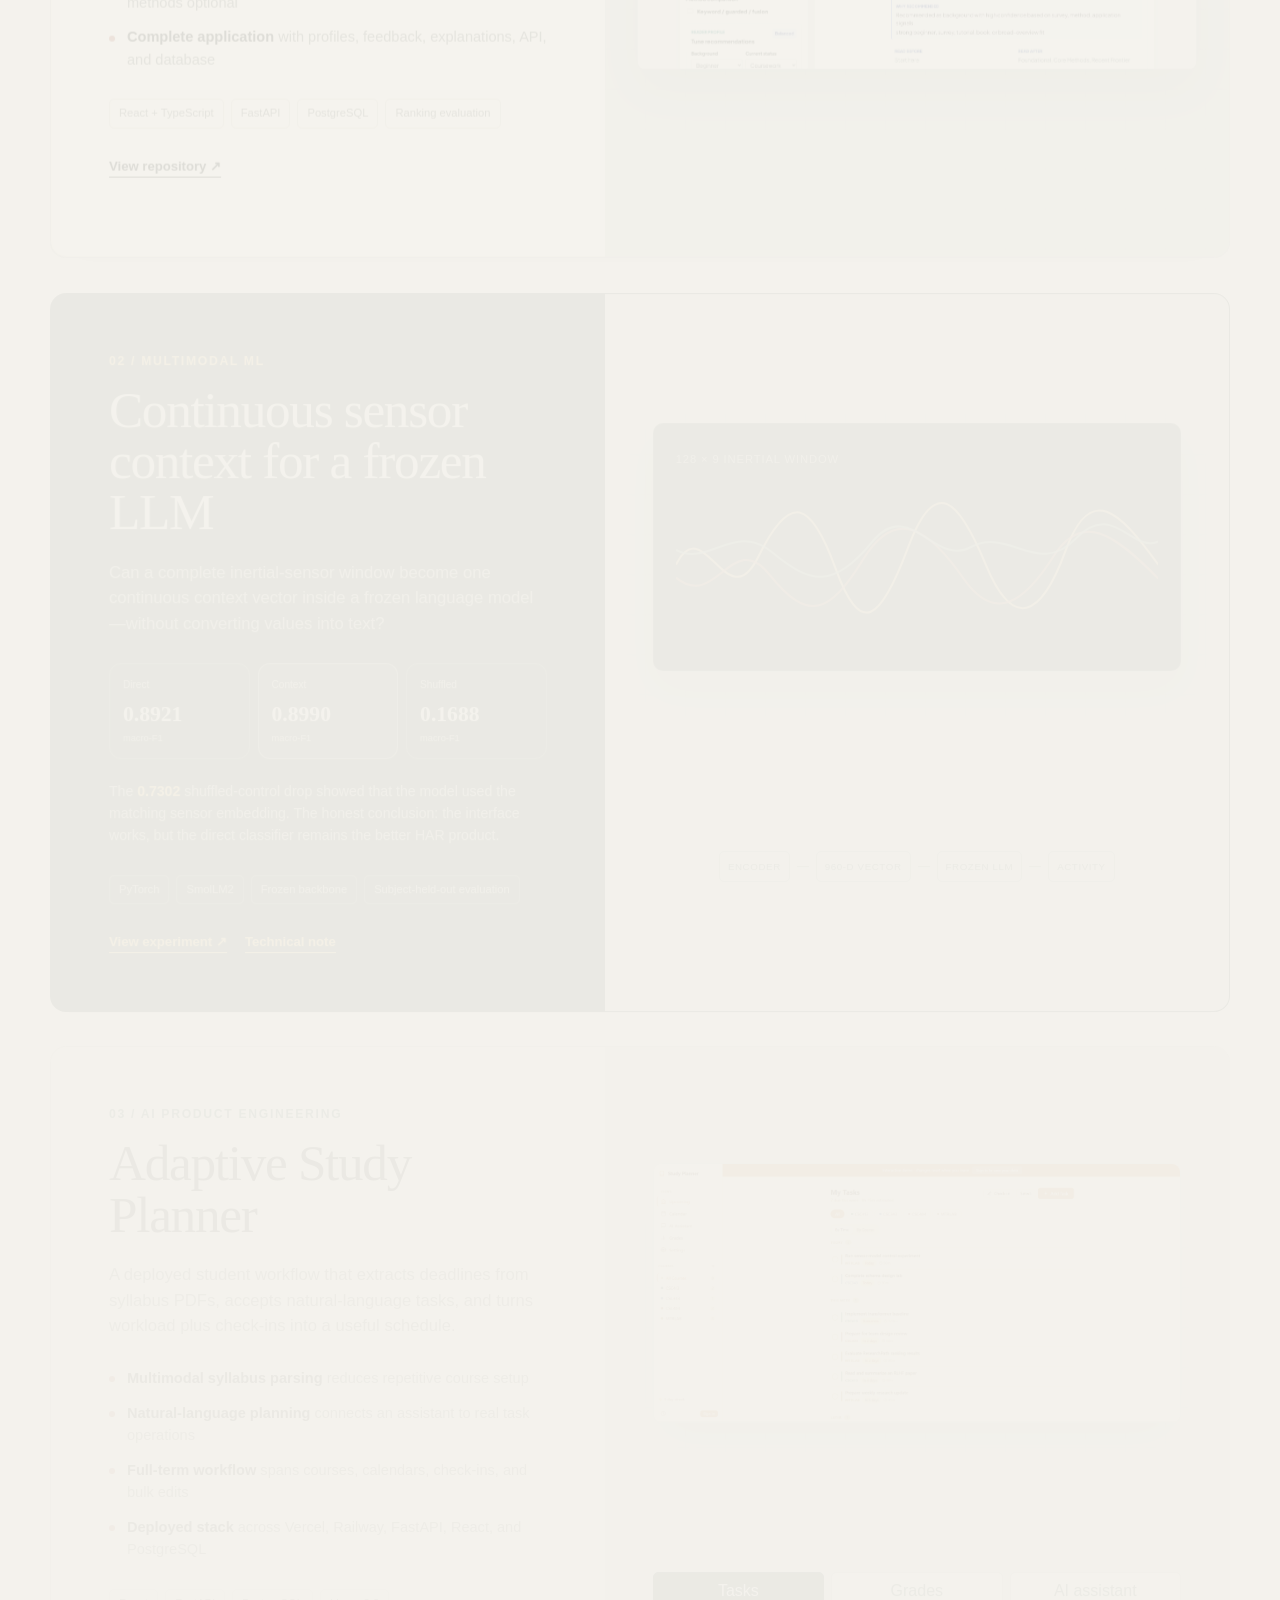
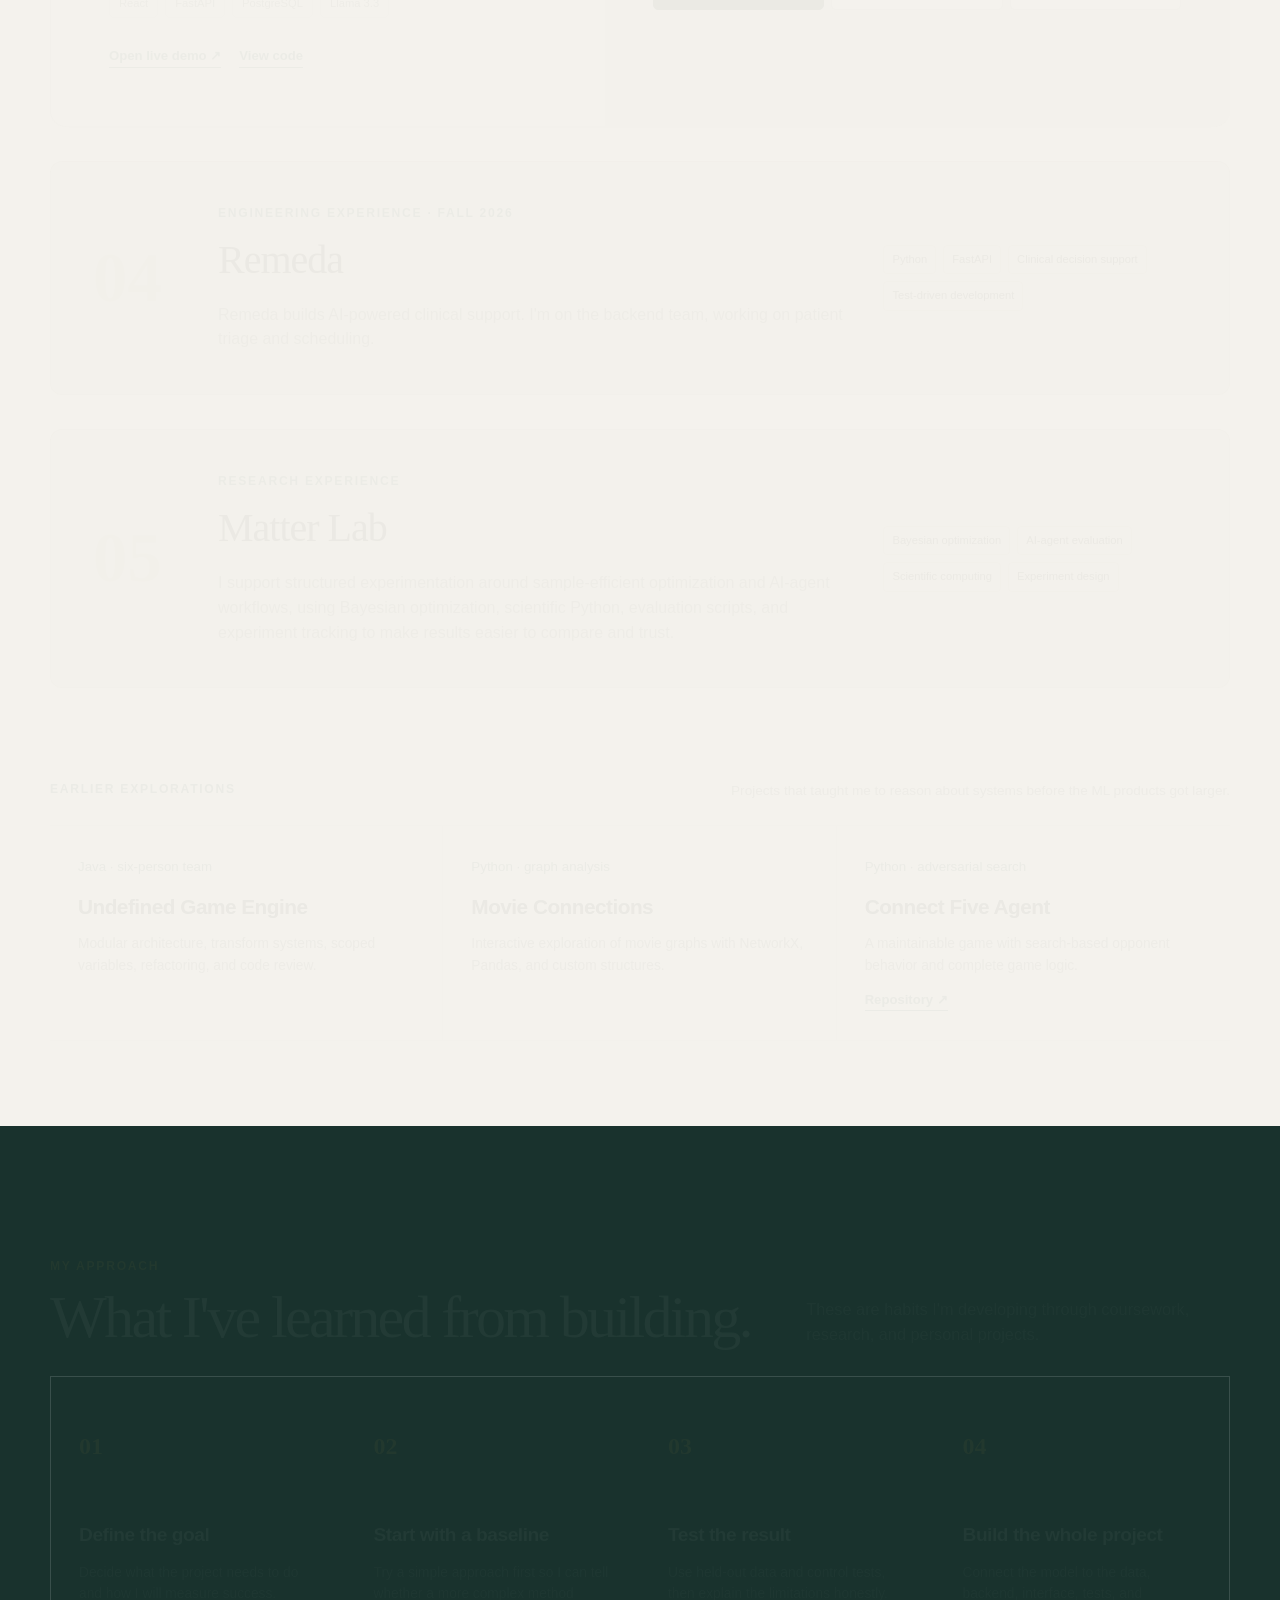
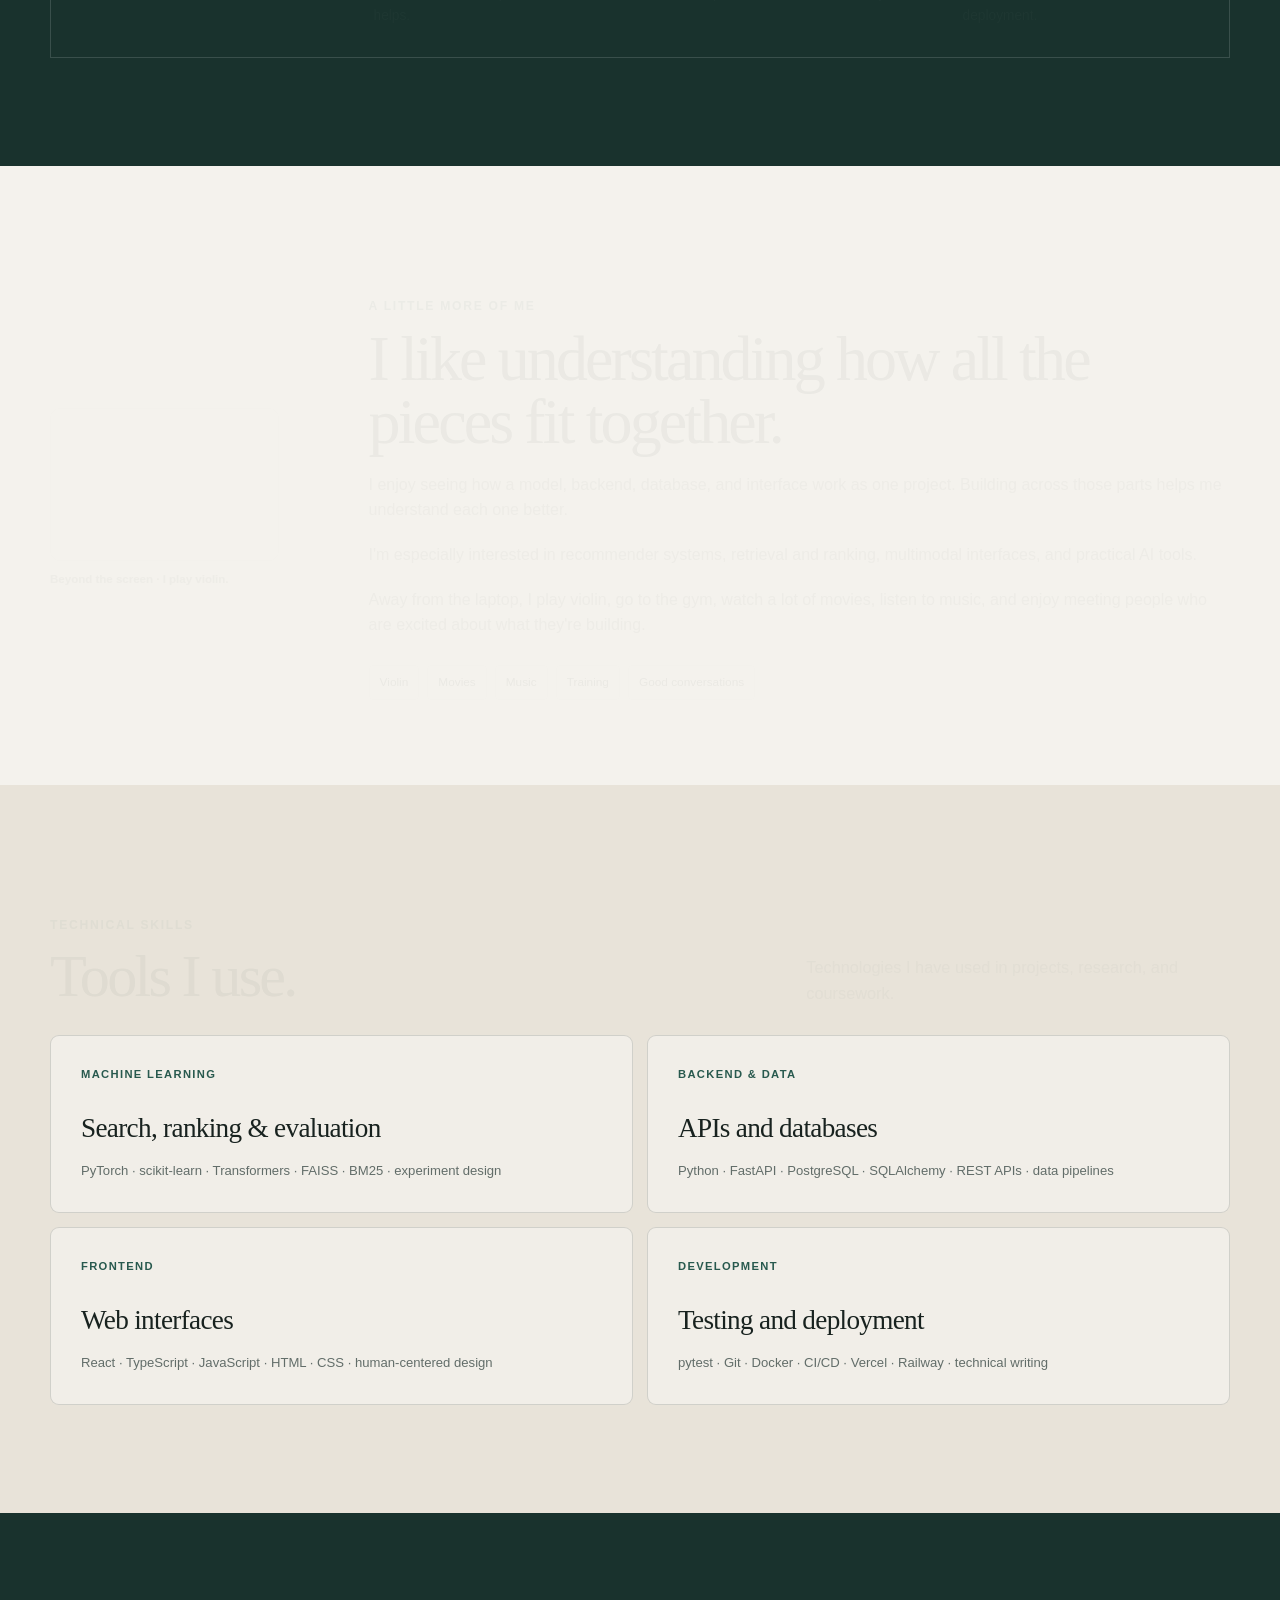
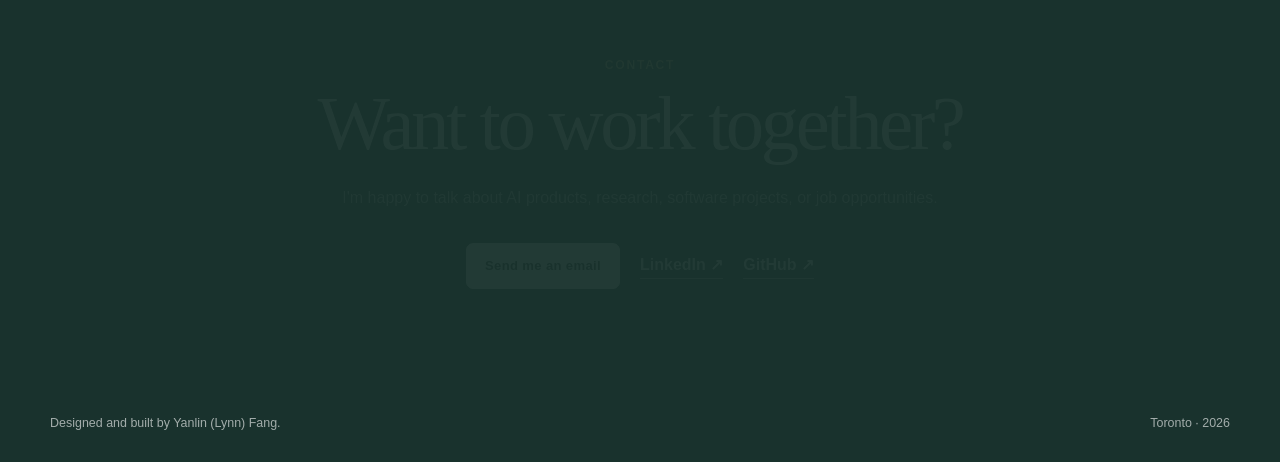
<file: projects.html>
<!doctype html>
<html lang="en">
  <head>
    <meta charset="utf-8">
    <meta name="viewport" content="width=device-width, initial-scale=1">
    <meta http-equiv="refresh" content="0; url=index.html#work">
    <title>Projects | Lynn</title>
    <link rel="stylesheet" href="styles.css?v=20260614">
  </head>
  <body>
    <header class="site-header">
      <nav class="site-shell nav" aria-label="Main navigation">
        <a class="brand" href="index.html">Lynn</a>
        <div class="nav-links">
          <a href="about.html">About</a>
          <a href="projects.html" aria-current="page">Projects</a>
          <a href="resume.html">Skills</a>
          <a href="contact.html">Contact</a>
        </div>
      </nav>
    </header>

    <main class="site-shell page">
      <header class="page-header">
        <p class="eyebrow">Projects</p>
        <h1>Selected work</h1>
        <p>
          A small collection of projects, experiments, and coursework that reflect what I am
          learning and building.
        </p>
      </header>

      <section class="section project-list" aria-label="Project list">
        <article class="project-card">
          <div>
            <h2>ResearchPath</h2>
            <p>
              A local-first research paper recommender that turns a topic or research goal into a
              beginner-aware reading path. I built the full-stack ML/search system across a 50k
              paper corpus, retrieval baselines, learned ranking experiments, versioned evaluation,
              FastAPI backend APIs, PostgreSQL models, and a React product UI with editable reader
              profiles, saved papers, feedback, and paper access links.
            </p>
            <div class="tags">
              <span class="tag">React</span>
              <span class="tag">TypeScript</span>
              <span class="tag">FastAPI</span>
              <span class="tag">PostgreSQL</span>
              <span class="tag">SQLAlchemy</span>
              <span class="tag">BM25</span>
              <span class="tag">FAISS</span>
              <span class="tag">scikit-learn</span>
              <span class="tag">Recommender Systems</span>
              <span class="tag">Evaluation</span>
            </div>
            <a class="project-screenshot" href="https://github.com/LynnFang00/ResearchPath" target="_blank" rel="noreferrer" aria-label="View the ResearchPath repository">
              <img src="assets/screenshots/researchpath-reading-path.png" alt="ResearchPath interface showing a staged reading path for machine learning in scientific discovery" width="2538" height="1234">
            </a>
          </div>
          <a class="project-link" href="https://github.com/LynnFang00/ResearchPath" target="_blank" rel="noreferrer">Code</a>
        </article>

        <article class="project-card">
          <div>
            <h2>Adaptive Study Planner</h2>
            <p>
              A full-stack AI study planner that uses multimodal LLMs to parse syllabi and reduce
              manual task entry for students. I built the React interface, FastAPI backend,
              PostgreSQL and SQLAlchemy data model, Clerk authentication flow, LLM API integration,
              and CI/CD deployment pipeline on Vercel and Railway.
            </p>
            <div class="tags">
              <span class="tag">React</span>
              <span class="tag">FastAPI</span>
              <span class="tag">PostgreSQL</span>
              <span class="tag">SQLAlchemy</span>
              <span class="tag">Clerk</span>
              <span class="tag">LLM</span>
              <span class="tag">Python</span>
              <span class="tag">Vercel</span>
              <span class="tag">Railway</span>
            </div>
          </div>
          <a class="project-link" href="https://github.com/LynnFang00/study-planner">Code</a>
        </article>

        <article class="project-card">
          <div>
            <h2>Matter Lab Research</h2>
            <p>
              Research work focused on sample-efficient optimization and AI-agent workflows. I used
              Python, Bayesian optimization, evaluation scripts, experiment tracking, and scientific
              computing tools to support structured experimentation and analysis.
            </p>
            <div class="tags">
              <span class="tag">Python</span>
              <span class="tag">AI Agents</span>
              <span class="tag">Bayesian Optimization</span>
              <span class="tag">Evaluation</span>
              <span class="tag">Scientific Computing</span>
            </div>
          </div>
          <span class="project-link">Research</span>
        </article>

        <article class="project-card">
          <div>
            <h2>Undefined Game Engine</h2>
            <p>
              A modular Java game engine architecture focused on clean software design, extensible
              engine systems, and collaborative development. I contributed to the Transform system,
              scoped variable management, refactoring, GitHub collaboration, and code reviews in a
              6-person team.
            </p>
            <div class="tags">
              <span class="tag">Java</span>
              <span class="tag">OOP</span>
              <span class="tag">Clean Architecture</span>
              <span class="tag">SOLID</span>
              <span class="tag">Software Design</span>
              <span class="tag">Team Project</span>
              <span class="tag">Game Engine</span>
            </div>
          </div>
          <a class="project-link" href="https://github.com/LynnFang00">GitHub</a>
        </article>

        <article class="project-card">
          <div>
            <h2>Movie Connections Analysis</h2>
            <p>
              An interactive graph exploration tool for analyzing relationships in large movie
              datasets. I used Python, Pandas, NetworkX, custom data structures, and Tkinter to
              process data and build a usable interface for exploring connections.
            </p>
            <div class="tags">
              <span class="tag">Python</span>
              <span class="tag">Pandas</span>
              <span class="tag">NetworkX</span>
              <span class="tag">Tkinter</span>
              <span class="tag">Data Structures</span>
            </div>
          </div>
          <a class="project-link" href="https://github.com/LynnFang00">GitHub</a>
        </article>

        <article class="project-card">
          <div>
            <h2>Connect Five with AI Agent</h2>
            <p>
              A Connect Five game with an AI opponent built in Python, focused on game logic,
              search strategies, and interactive decision-making. I implemented core gameplay
              mechanics, win-condition detection, agent behavior, and code organization for a
              maintainable turn-based game.
            </p>
            <div class="tags">
              <span class="tag">Python</span>
              <span class="tag">AI Agent</span>
              <span class="tag">Game Logic</span>
              <span class="tag">Search</span>
              <span class="tag">Software Design</span>
            </div>
          </div>
          <a class="project-link" href="https://github.com/LynnFang00/Connect-Five-w-AI-Agent">Code</a>
        </article>
      </section>
    </main>

    <footer class="site-footer">
      <div class="site-shell">Lynn &copy; 2026</div>
    </footer>
  </body>
</html>
</file>
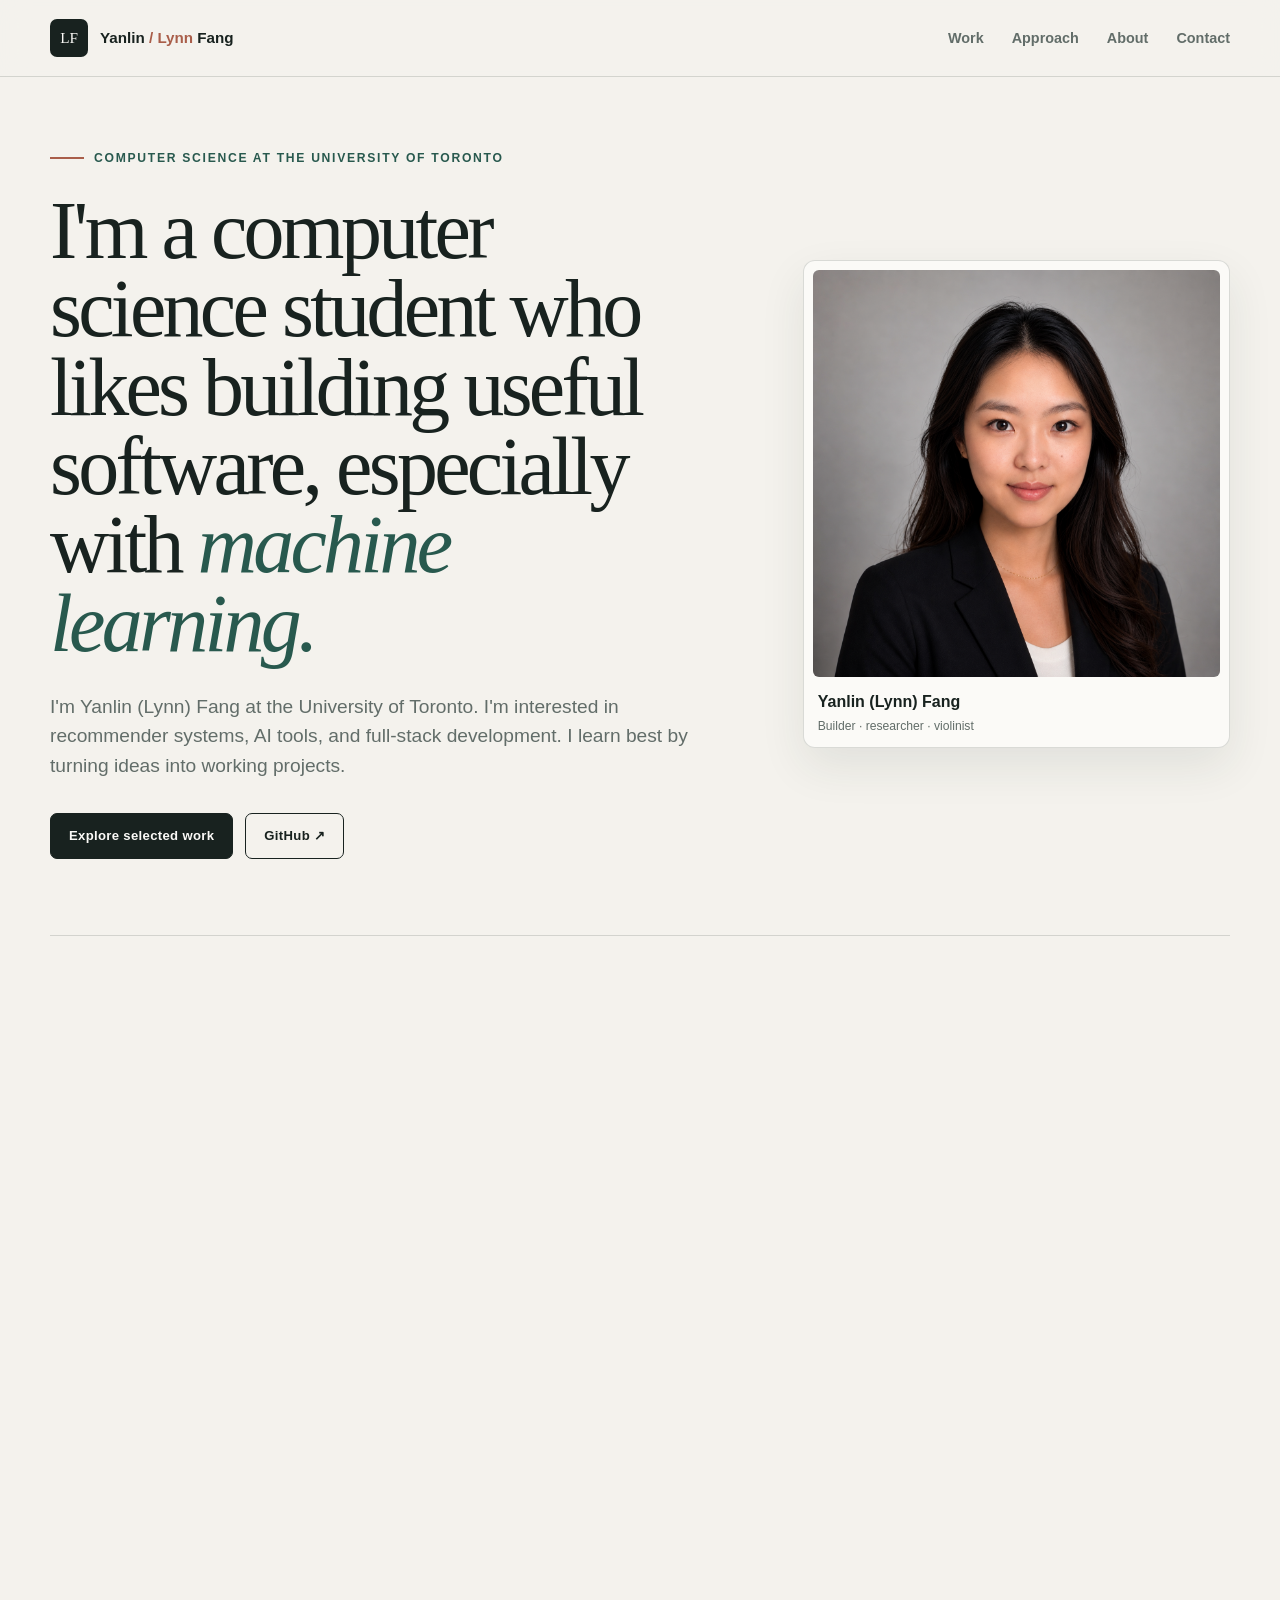
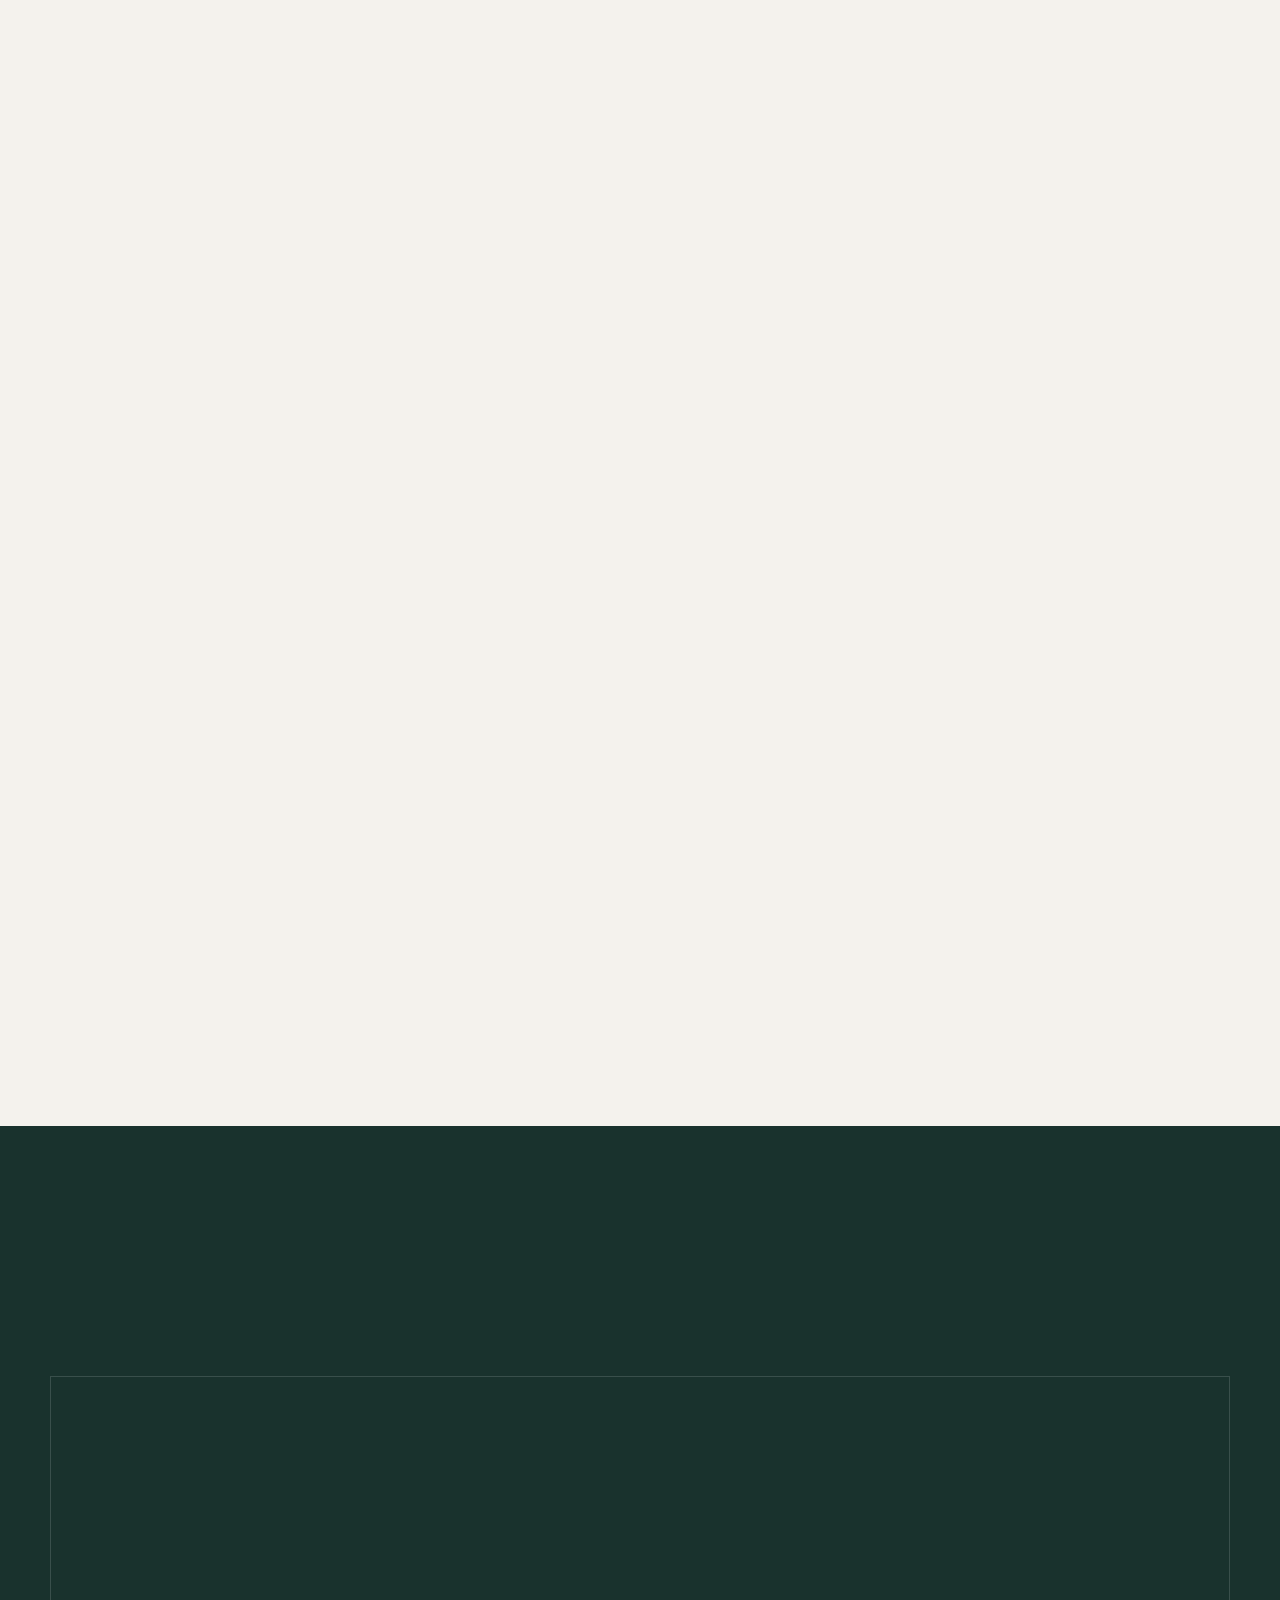
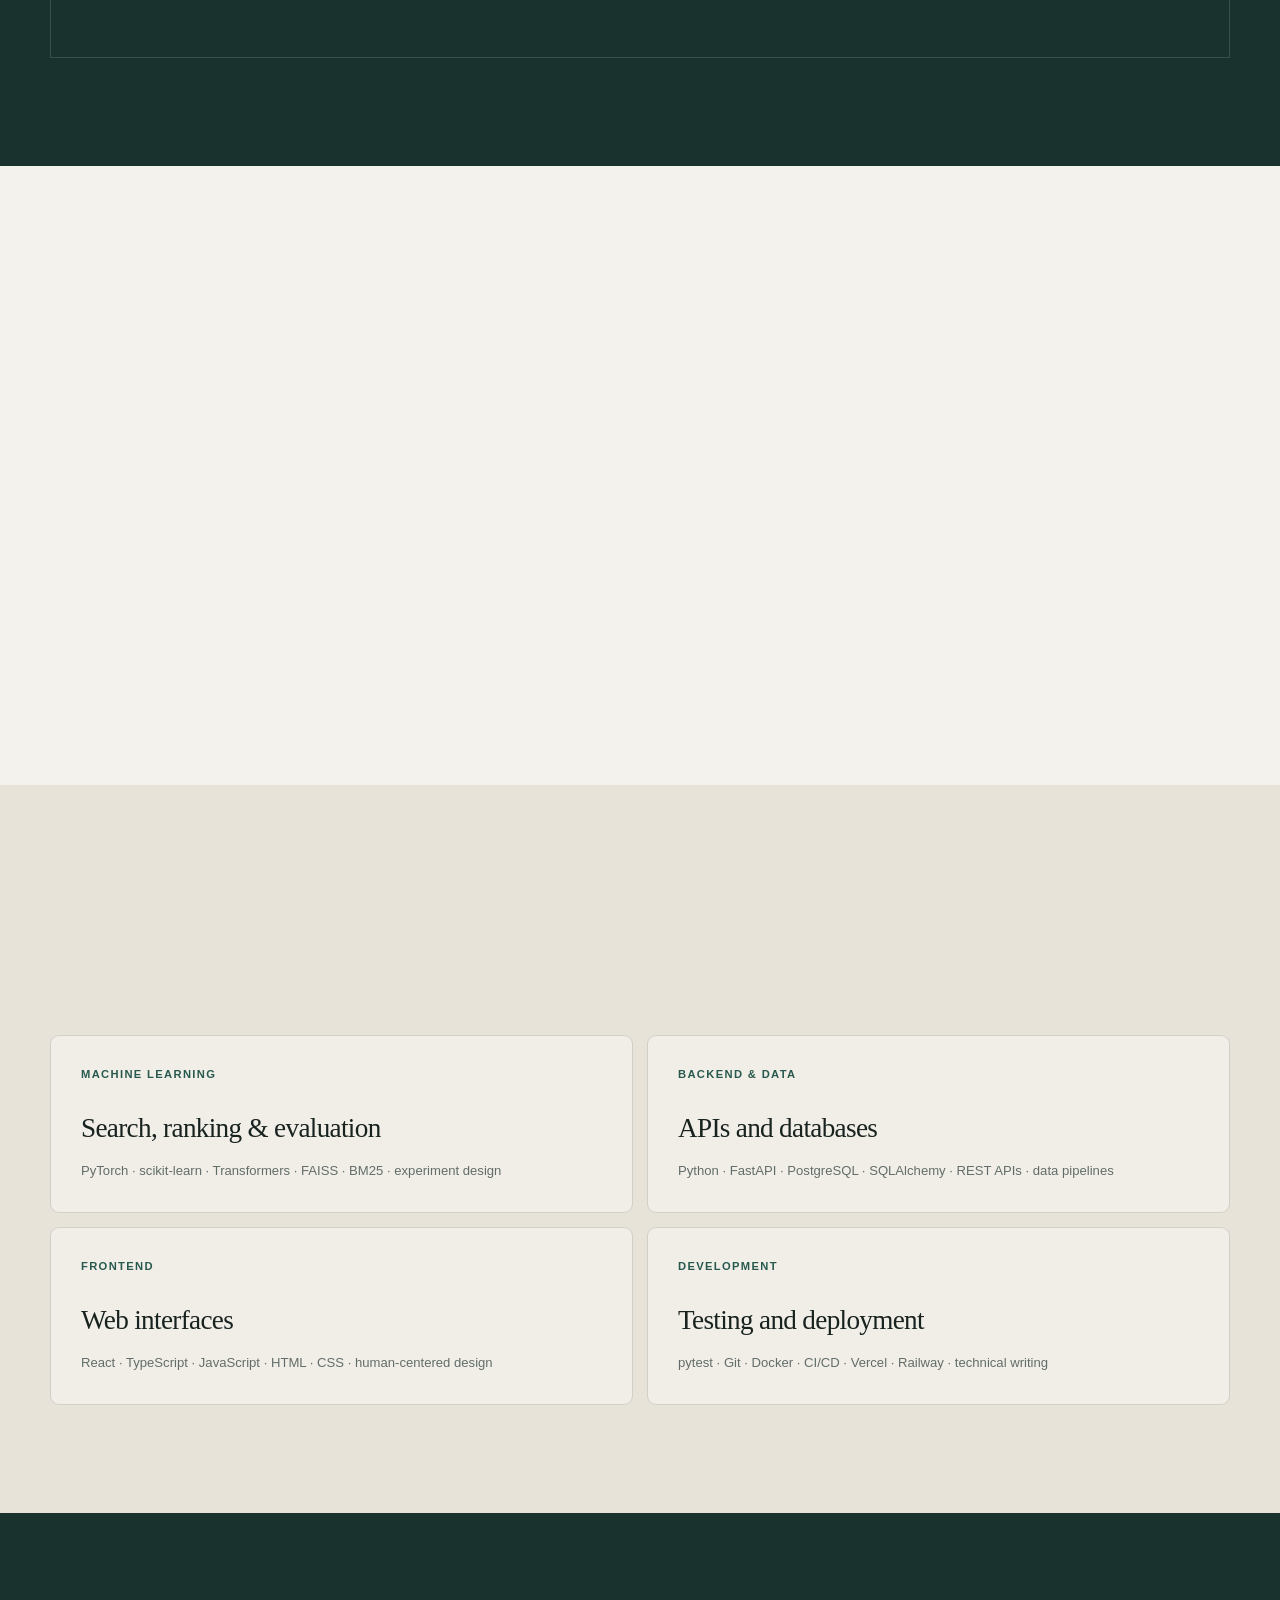
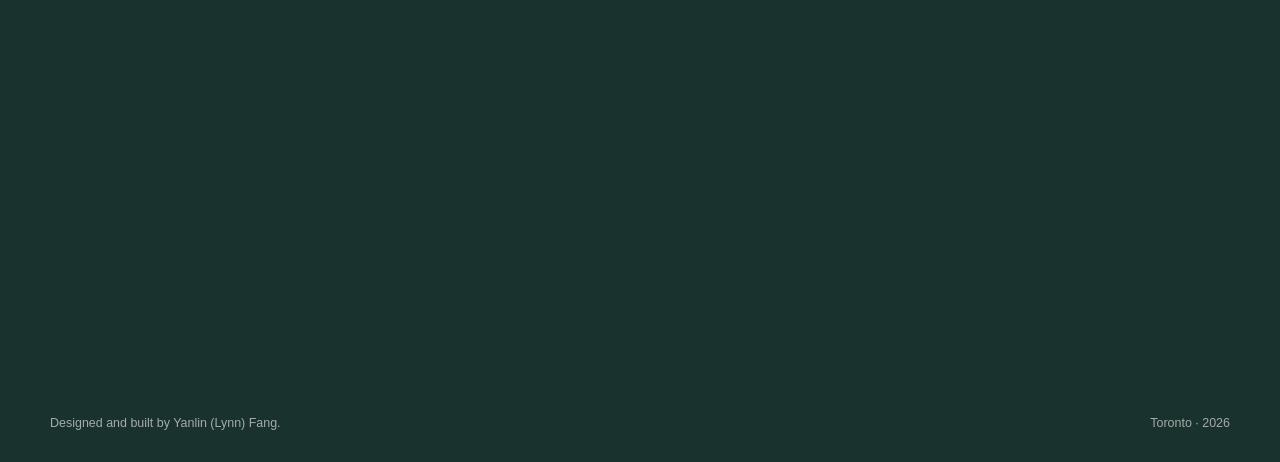
<file: resume.html>
<!doctype html>
<html lang="en">
  <head>
    <meta charset="utf-8">
    <meta name="viewport" content="width=device-width, initial-scale=1">
    <meta http-equiv="refresh" content="0; url=index.html#capabilities">
    <title>Skills | Lynn</title>
    <link rel="stylesheet" href="styles.css?v=20260614">
  </head>
  <body>
    <header class="site-header">
      <nav class="site-shell nav" aria-label="Main navigation">
        <a class="brand" href="index.html">Lynn</a>
        <div class="nav-links">
          <a href="about.html">About</a>
          <a href="projects.html">Projects</a>
          <a href="resume.html" aria-current="page">Skills</a>
          <a href="contact.html">Contact</a>
        </div>
      </nav>
    </header>

    <main class="site-shell page">
      <header class="page-header">
        <p class="eyebrow">Skills</p>
        <h1>Technical Skills</h1>
        <p>
          A summary of the technologies I have used across projects, research, and coursework.
        </p>
      </header>

      <section class="section section-grid">
        <div class="section-label">Technical Skills</div>
        <div class="skill-grid">
          <article class="skill-card">
            <h2>Languages</h2>
            <p>Python, Java, C, JavaScript, SQL, R</p>
          </article>

          <article class="skill-card">
            <h2>Frontend</h2>
            <p>React, TypeScript, Vite, HTML, CSS, responsive UI design</p>
          </article>

          <article class="skill-card">
            <h2>Backend &amp; Databases</h2>
            <p>FastAPI, Flask, PostgreSQL, SQLAlchemy, REST APIs</p>
          </article>

          <article class="skill-card">
            <h2>Machine Learning &amp; Data</h2>
            <p>NumPy, Pandas, scikit-learn, PyTorch, TensorFlow, NetworkX, retrieval, ranking</p>
          </article>

          <article class="skill-card">
            <h2>Tools &amp; DevOps</h2>
            <p>Git, GitHub, Docker, pytest, CI/CD, Vercel, Railway</p>
          </article>

          <article class="skill-card">
            <h2>Research &amp; AI</h2>
            <p>
              Recommender systems, LLM evaluation, AI agents, Bayesian optimization, prompt-based
              workflows, scientific computing
            </p>
          </article>
        </div>
      </section>

      <section class="section section-grid">
        <div class="section-label">Currently Learning</div>
        <p class="body-copy">
          Recommender systems, learned ranking, deep learning, AI agent evaluation, and backend
          system design.
        </p>
      </section>
    </main>

    <footer class="site-footer">
      <div class="site-shell">Lynn &copy; 2026</div>
    </footer>
  </body>
</html>
</file>
<file: portfolio-v2.css>
:root {
  --pf-bg: #f4f2ed;
  --pf-paper: #fbfaf7;
  --pf-ink: #18221f;
  --pf-muted: #626d69;
  --pf-line: rgba(24, 34, 31, 0.15);
  --pf-green: #28594e;
  --pf-green-dark: #19322d;
  --pf-coral: #a95e4a;
  --pf-yellow: #c8aa61;
  --pf-shadow: 0 18px 46px rgba(35, 52, 46, 0.09);
}

html { scroll-behavior: smooth; }
.portfolio-v2 { margin: 0; background: var(--pf-bg); color: var(--pf-ink); font-family: "Avenir Next", "Segoe UI", Arial, sans-serif; line-height: 1.55; }
.portfolio-v2 * { box-sizing: border-box; }
.portfolio-v2 a { color: inherit; text-decoration: none; }
.portfolio-v2 button { font: inherit; }
.portfolio-v2 img { display: block; max-width: 100%; }
.portfolio-v2 h1, .portfolio-v2 h2, .portfolio-v2 h3, .portfolio-v2 p { margin: 0; }
.portfolio-v2 h1, .portfolio-v2 h2 { font-family: Georgia, "Times New Roman", serif; font-weight: 400; letter-spacing: -0.045em; }
.portfolio-v2 h3 { font-weight: 600; letter-spacing: -0.025em; }
.pf-shell { width: min(1180px, calc(100% - 48px)); margin-inline: auto; }
.pf-skip { position: fixed; top: 12px; left: 12px; z-index: 100; padding: 10px 14px; background: var(--pf-ink); color: #fff !important; transform: translateY(-160%); }
.pf-skip:focus { transform: translateY(0); }

.pf-header { position: sticky; top: 0; z-index: 50; border-bottom: 1px solid var(--pf-line); background: rgba(244, 242, 237, 0.92); backdrop-filter: blur(14px); }
.pf-nav { min-height: 76px; display: flex; align-items: center; justify-content: space-between; gap: 28px; }
.pf-brand { display: inline-flex; align-items: center; gap: 12px; font-size: 0.95rem; font-weight: 700; }
.pf-brand b { display: grid; place-items: center; width: 38px; height: 38px; border-radius: 7px; background: var(--pf-ink); color: var(--pf-paper); font-family: Georgia, serif; font-weight: 400; }
.pf-brand i { color: var(--pf-coral); font-style: normal; }
.pf-links { display: flex; gap: 28px; font-size: 0.9rem; font-weight: 600; color: var(--pf-muted); }
.pf-links a { position: relative; padding: 8px 0; }
.pf-links a::after { content: ""; position: absolute; left: 0; right: 100%; bottom: 2px; height: 2px; background: var(--pf-coral); transition: right 180ms ease; }
.pf-links a:hover, .pf-links a:focus-visible { color: var(--pf-ink); }
.pf-links a:hover::after, .pf-links a:focus-visible::after { right: 0; }
.pf-menu { display: none; border: 0; background: transparent; width: 44px; height: 44px; padding: 11px; }
.pf-menu span { display: block; height: 2px; margin: 6px 0; background: var(--pf-ink); transition: 180ms ease; }

.pf-hero { min-height: calc(100vh - 76px); padding: 72px 0 76px; display: grid; grid-template-columns: minmax(0, 1.1fr) minmax(360px, 0.72fr); gap: clamp(48px, 8vw, 100px); align-items: center; }
.pf-kicker, .pf-index, .pf-section-head > div > p, .pf-contact > div > p { color: var(--pf-green); text-transform: uppercase; letter-spacing: 0.14em; font-size: 0.76rem; font-weight: 800; }
.pf-kicker { display: flex; align-items: center; gap: 10px; }
.pf-kicker span { width: 34px; height: 2px; background: var(--pf-coral); }
.pf-hero h1 { margin-top: 24px; max-width: 760px; font-size: clamp(3.5rem, 6.4vw, 6.4rem); line-height: 0.96; }
.pf-hero h1 em { color: var(--pf-green); font-weight: 400; }
.pf-lead { max-width: 690px; margin-top: 28px !important; color: var(--pf-muted); font-size: clamp(1.05rem, 1.5vw, 1.25rem); }
.pf-actions { display: flex; flex-wrap: wrap; gap: 12px; margin-top: 32px; }
.pf-button { min-height: 46px; display: inline-flex; align-items: center; justify-content: center; padding: 11px 18px; border: 1px solid var(--pf-ink); border-radius: 7px; font-size: 0.82rem; font-weight: 750; letter-spacing: 0.025em; transition: background 180ms ease, color 180ms ease; }
.pf-button:hover { background: rgba(24,34,31,.05); }
.pf-primary:hover { background: var(--pf-green-dark); }
.pf-primary { background: var(--pf-ink); color: var(--pf-paper) !important; }
.pf-portrait { position: relative; }
.pf-photo-wrap { position: relative; padding: 9px 9px 11px; border: 1px solid var(--pf-line); border-radius: 12px; background: var(--pf-paper); box-shadow: var(--pf-shadow); }
.pf-photo-wrap::before { display: none; }
.pf-photo-wrap img { width: 100%; height: auto; object-fit: contain; border-radius: 6px; filter: saturate(0.96) contrast(1.01); }
.pf-photo-wrap > div { padding: 13px 5px 1px; color: var(--pf-ink); }
.pf-photo-wrap strong, .pf-photo-wrap span { display: block; }
.pf-photo-wrap span { margin-top: 2px; color: var(--pf-muted); font-size: 0.76rem; }
.pf-section { padding-top: 108px; padding-bottom: 108px; }
#work { border-top: 1px solid var(--pf-line); }
.pf-section-head { display: grid; grid-template-columns: 1.25fr .75fr; gap: 50px; align-items: end; margin-bottom: 52px; }
.pf-section-head h2 { margin-top: 10px; font-size: clamp(2.7rem, 4.7vw, 4.7rem); line-height: 1.02; }
.pf-section-head > span { color: var(--pf-muted); font-size: 1.02rem; }

.pf-work { display: grid; gap: 34px; }
.pf-project { min-height: 650px; display: grid; grid-template-columns: .94fr 1.06fr; border: 1px solid var(--pf-line); border-radius: 16px; overflow: hidden; background: var(--pf-paper); box-shadow: 0 14px 42px rgba(35,52,46,.06); }
.pf-project-copy { padding: clamp(30px, 5vw, 58px); }
.pf-project h3 { max-width: 620px; margin-top: 13px; font-family: Georgia, serif; font-size: clamp(2.4rem, 4vw, 4rem); font-weight: 400; line-height: 1; }
.pf-summary { margin-top: 22px !important; color: var(--pf-muted); font-size: 1.04rem; }
.pf-project ul { display: grid; gap: 12px; margin: 28px 0 0; padding: 0; list-style: none; color: var(--pf-muted); font-size: 0.91rem; }
.pf-project li { position: relative; padding-left: 18px; }
.pf-project li::before { content: ""; position: absolute; left: 0; top: .64em; width: 6px; height: 6px; border-radius: 50%; background: var(--pf-coral); }
.pf-project li b { color: var(--pf-ink); }
.pf-tags { display: flex; flex-wrap: wrap; gap: 7px; margin-top: 28px; }
.pf-tags span { padding: 5px 9px; border: 1px solid var(--pf-line); border-radius: 5px; color: var(--pf-muted); font-size: .7rem; }
.pf-project-link, .pf-link-row > a, .pf-earlier a { display: inline-block; margin-top: 28px; color: var(--pf-green); font-size: .82rem; font-weight: 800; border-bottom: 1px solid currentColor; }
.pf-link-row { display: flex; flex-wrap: wrap; align-items: baseline; gap: 18px; }
.pf-visual { position: relative; min-height: 100%; overflow: hidden; display: grid; place-items: center; padding: 48px; background: var(--pf-green-dark); }
.pf-visual::before { content: ""; position: absolute; inset: 0; opacity: .1; background-image: linear-gradient(rgba(255,255,255,.12) 1px, transparent 1px), linear-gradient(90deg, rgba(255,255,255,.12) 1px, transparent 1px); background-size: 40px 40px; }
.pf-browser { position: relative; z-index: 1; width: min(100%, 520px); border: 1px solid rgba(255,255,255,.2); border-radius: 10px; background: #f8f7f2; box-shadow: 0 22px 52px rgba(0,0,0,.24); overflow: hidden; }
.pf-browser header { height: 38px; display: flex; align-items: center; gap: 6px; padding: 0 13px; background: #e6e9e2; color: #748078; font-size: .6rem; }
.pf-browser header i { width: 7px; height: 7px; border-radius: 50%; background: #c4c9c2; }
.pf-browser header span { margin-left: 8px; }
.pf-browser section { padding: 18px; border-bottom: 1px solid #d8ddd5; }
.pf-browser section small, .pf-browser section strong { display: block; }
.pf-browser section small, .pf-browser footer small { color: #728078; font-size: .62rem; }
.pf-browser section strong { margin-top: 4px; color: #17332d; font-size: .88rem; }
.pf-browser button { margin-top: 12px; padding: 8px 11px; border: 0; border-radius: 6px; background: #1d6858; color: #fff; font-size: .62rem; }
.pf-browser ol { margin: 0; padding: 0 18px; list-style: none; }
.pf-browser li { display: grid; grid-template-columns: 26px 1fr auto; gap: 8px; align-items: center; padding: 11px 0; border-bottom: 1px solid #e2e4df; color: #17332d; font-size: .7rem; }
.pf-browser li b { color: #ef6a4b; }
.pf-browser li em { color: #7a837e; font-size: .58rem; font-style: normal; }
.pf-browser footer { display: grid; padding: 14px 18px 18px; color: #17332d; }
.pf-browser footer b { font-family: Georgia, serif; }
.pf-browser footer span { color: #7a837e; font-size: .58rem; }
.pf-rp-visual { padding: 32px; background: #dde6e2; }
.pf-rp-visual::before { background-image: linear-gradient(rgba(25,50,45,.1) 1px, transparent 1px), linear-gradient(90deg, rgba(25,50,45,.1) 1px, transparent 1px); }
.pf-rp-shot { position: relative; z-index: 1; display: block; width: min(100%, 720px); border: 1px solid rgba(25,50,45,.18); border-radius: 8px; overflow: hidden; background: #fff; box-shadow: 0 20px 48px rgba(28,52,52,.16); transition: transform .2s ease, box-shadow .2s ease; }
.pf-rp-shot:hover, .pf-rp-shot:focus-visible { transform: translateY(-3px); box-shadow: 0 26px 58px rgba(28,52,52,.22); }
.pf-rp-shot img { display: block; width: 100%; height: auto; }
.pf-project-dark { background: #132e29; color: #eff5ef; }
.pf-project-dark .pf-index, .pf-project-dark .pf-project-link, .pf-project-dark .pf-link-row > a { color: #f3cc65; }
.pf-project-dark .pf-summary, .pf-project-dark .pf-insight { color: rgba(239,245,239,.7); }
.pf-project-dark .pf-tags span { color: rgba(239,245,239,.72); border-color: rgba(255,255,255,.2); }
.pf-results { display: grid; grid-template-columns: repeat(3, 1fr); gap: 8px; margin-top: 26px; }
.pf-results div { padding: 13px; border: 1px solid rgba(255,255,255,.18); border-radius: 12px; }
.pf-results div:nth-child(2) { background: rgba(255,255,255,.1); color: #f3f5f2; border-color: rgba(255,255,255,.32); }
.pf-results span, .pf-results b, .pf-results small { display: block; }
.pf-results span { font-size: .63rem; opacity: .72; }
.pf-results b { margin-top: 5px; font-family: Georgia, serif; font-size: 1.35rem; }
.pf-results small { font-size: .58rem; opacity: .68; }
.pf-insight { margin-top: 22px !important; font-size: .88rem; }
.pf-insight b { color: #f3cc65; }
.pf-sensor-visual { background: #d8dfdc; }
.pf-sensor-visual::before { background-image: linear-gradient(rgba(25,50,45,.14) 1px, transparent 1px), linear-gradient(90deg, rgba(25,50,45,.14) 1px, transparent 1px); }
.pf-wave { position: relative; z-index: 1; width: 100%; max-width: 540px; padding: 22px; border: 1px solid rgba(255,255,255,.12); border-radius: 10px; background: #213b35; color: rgba(255,255,255,.65); box-shadow: 0 18px 42px rgba(25,50,45,.16); }
.pf-wave span { font-size: .7rem; letter-spacing: .08em; text-transform: uppercase; }
.pf-wave svg { width: 100%; margin-top: 12px; }
.pf-wave path { fill: none; stroke: #c8b779; stroke-width: 2.2; }
.pf-wave path:nth-child(2) { stroke: #bc7b68; opacity: .8; }
.pf-wave path:nth-child(3) { stroke: #7ca99d; opacity: .8; }
.pf-flow { position: relative; z-index: 1; display: flex; align-items: center; gap: 7px; margin-top: 18px; color: #29463f; font-size: .61rem; text-transform: uppercase; letter-spacing: .06em; }
.pf-flow span { padding: 7px 8px; border: 1px solid rgba(41,70,63,.36); border-radius: 5px; }
.pf-flow i { width: 12px; height: 1px; background: rgba(41,70,63,.55); }

.pf-planner-visual { background: #e1e6e5; }
.pf-planner-visual::before { background-image: linear-gradient(rgba(25,50,45,.12) 1px, transparent 1px), linear-gradient(90deg, rgba(25,50,45,.12) 1px, transparent 1px); }
.pf-shot-stage { position: relative; z-index: 1; width: min(100%, 620px); border: 1px solid rgba(25,50,45,.2); border-radius: 9px; overflow: hidden; background: #fff; box-shadow: 0 20px 48px rgba(28,52,52,.16); }
.pf-shot-stage a, .pf-shot-stage img { display: block; width: 100%; }
.pf-shot-stage img { height: auto; }
.pf-shot-tabs { position: relative; z-index: 1; width: min(100%, 620px); display: grid; grid-template-columns: repeat(3,1fr); gap: 7px; margin-top: 14px; }
.pf-shot-tab { min-height: 38px; border: 1px solid rgba(25,50,45,.25); border-radius: 5px; background: rgba(255,255,255,.55); color: #315048; font-size: .7rem; font-weight: 700; cursor: pointer; }
.pf-shot-tab[aria-pressed="true"] { border-color: var(--pf-green-dark); background: var(--pf-green-dark); color: #fff; }
.pf-shot-tab:hover, .pf-shot-tab:focus-visible { border-color: var(--pf-green-dark); }
.pf-research { display: grid; grid-template-columns: 90px 1.35fr .65fr; gap: 35px; align-items: center; padding: 42px; border: 1px solid var(--pf-line); border-radius: 12px; background: #e8e4db; }
.pf-research > b { font-family: Georgia, serif; font-size: 4.3rem; color: rgba(18,35,31,.18); }
.pf-research h3 { margin-top: 6px; font-family: Georgia, serif; font-size: 2.5rem; font-weight: 400; }
.pf-research div > p:last-child { margin-top: 12px; color: var(--pf-muted); }
.pf-research aside { display: flex; flex-wrap: wrap; gap: 7px; }
.pf-research aside span { padding: 5px 8px; border: 1px solid rgba(18,35,31,.2); border-radius: 4px; font-size: .7rem; }
.pf-earlier { margin-top: 92px; }
.pf-earlier header { display: flex; justify-content: space-between; gap: 30px; margin-bottom: 24px; }
.pf-earlier header p { color: var(--pf-green); font-size: .76rem; font-weight: 800; text-transform: uppercase; letter-spacing: .14em; }
.pf-earlier header span { color: var(--pf-muted); font-size: .85rem; }
.pf-earlier > div { display: grid; grid-template-columns: repeat(3,1fr); border-block: 1px solid var(--pf-line); }
.pf-earlier article { padding: 28px; border-right: 1px solid var(--pf-line); }
.pf-earlier article:last-child { border-right: 0; }
.pf-earlier small { color: var(--pf-green); }
.pf-earlier h3 { margin-top: 12px; font-size: 1.3rem; }
.pf-earlier article p { margin-top: 10px; color: var(--pf-muted); font-size: .86rem; }
.pf-earlier a { margin-top: 14px; }

.pf-approach { color: #ecf1ed; background: var(--pf-green-dark); }
.pf-approach .pf-section-head > div > p { color: #f2c95c; }
.pf-approach .pf-section-head > span { color: rgba(236,241,237,.66); }
.pf-approach-grid { display: grid; grid-template-columns: repeat(4,1fr); border: 1px solid rgba(255,255,255,.14); }
.pf-approach-grid article { min-height: 280px; padding: 28px; border-right: 1px solid rgba(255,255,255,.14); }
.pf-approach-grid article:last-child { border-right: 0; }
.pf-approach-grid b { color: #f2c95c; font-family: Georgia, serif; font-size: 1.5rem; }
.pf-approach-grid h3 { margin-top: 55px; font-size: 1.2rem; }
.pf-approach-grid p { margin-top: 12px; color: rgba(236,241,237,.62); font-size: .86rem; }

.pf-about { display: grid; grid-template-columns: .42fr 1.58fr; gap: clamp(42px,7vw,90px); align-items: center; }
.pf-about-photo { width: min(100%, 270px); }
.pf-about-photo img { width: 100%; height: auto; border: 1px solid var(--pf-line); border-radius: 10px; box-shadow: 0 14px 38px rgba(35,52,46,.11); }
.pf-about-photo strong { display: block; margin-top: 10px; color: var(--pf-muted); font-size: .72rem; font-weight: 600; }
.pf-about-copy h2 { margin-top: 12px; font-size: clamp(2.8rem,5vw,5.2rem); line-height: .98; }
.pf-about-copy > p:not(.pf-index) { margin-top: 20px; color: var(--pf-muted); font-size: 1rem; }
.pf-personal { display: flex; flex-wrap: wrap; gap: 8px; margin-top: 28px; }
.pf-personal span { padding: 7px 10px; border: 1px solid var(--pf-line); border-radius: 4px; font-size: .74rem; }
.pf-capabilities { background: #e8e3d9; }
.pf-cap-grid { display: grid; grid-template-columns: repeat(2,1fr); gap: 14px; }
.pf-cap-grid article { padding: 30px; border: 1px solid var(--pf-line); border-radius: 9px; background: rgba(255,255,255,.4); }
.pf-cap-grid article > p { color: var(--pf-green); font-size: .7rem; font-weight: 800; text-transform: uppercase; letter-spacing: .12em; }
.pf-cap-grid h3 { margin-top: 24px; font-family: Georgia,serif; font-size: 1.7rem; font-weight: 400; }
.pf-cap-grid span { display: block; margin-top: 12px; color: var(--pf-muted); font-size: .82rem; }
.pf-contact { padding: 120px 0; text-align: center; color: #fff; background: var(--pf-green-dark); }
.pf-contact > div > p { color: #cbbd91; }
.pf-contact h2 { max-width: 850px; margin: 14px auto 0; font-size: clamp(3rem,6vw,6.5rem); line-height: .95; }
.pf-contact > div > span { display: block; max-width: 640px; margin: 25px auto 0; color: rgba(255,255,255,.82); }
.pf-contact > div > div { display: flex; justify-content: center; align-items: center; flex-wrap: wrap; gap: 20px; margin-top: 32px; }
.pf-contact .pf-primary { background: #fff; color: var(--pf-ink) !important; border-color: #fff; }
.pf-contact > div > div > a:not(.pf-button) { font-weight: 700; border-bottom: 1px solid rgba(255,255,255,.7); }
.pf-footer { padding: 28px 0; color: var(--pf-muted); background: var(--pf-green-dark); }
.pf-footer > div { display: flex; justify-content: space-between; gap: 20px; color: rgba(255,255,255,.6); font-size: .78rem; }

.js .pf-reveal { opacity: 0; transform: translateY(24px); transition: opacity 600ms ease, transform 600ms ease; }
.js .pf-reveal.pf-visible { opacity: 1; transform: none; }
.portfolio-v2 :focus-visible { outline: 3px solid var(--pf-yellow); outline-offset: 4px; }

@media (max-width: 980px) {
  .pf-hero { grid-template-columns: 1fr .7fr; gap: 36px; }
  .pf-hero h1 { font-size: clamp(3.5rem,8vw,5.7rem); }
  .pf-project { grid-template-columns: 1fr; }
  .pf-project .pf-visual { min-height: 520px; order: -1; }
  .pf-project-dark .pf-visual { order: 0; }
  .pf-research { grid-template-columns: 70px 1fr; }
  .pf-research aside { grid-column: 2; }
  .pf-approach-grid { grid-template-columns: repeat(2,1fr); }
  .pf-approach-grid article:nth-child(2) { border-right: 0; }
  .pf-approach-grid article:nth-child(-n+2) { border-bottom: 1px solid rgba(255,255,255,.14); }
}

@media (max-width: 720px) {
  .pf-shell { width: min(100% - 30px, 1180px); }
  .pf-nav { min-height: 68px; }
  .pf-brand span { font-size: .82rem; }
  .pf-menu { display: block; }
  .pf-links { display: none; position: absolute; left: 15px; right: 15px; top: 62px; padding: 14px; flex-direction: column; gap: 4px; border: 1px solid var(--pf-line); border-radius: 14px; background: var(--pf-paper); box-shadow: var(--pf-shadow); }
  .pf-links.pf-open { display: flex; }
  .pf-links a { padding: 11px; }
  .pf-menu[aria-expanded="true"] span:first-child { transform: translateY(4px) rotate(45deg); }
  .pf-menu[aria-expanded="true"] span:last-child { transform: translateY(-4px) rotate(-45deg); }
  .pf-hero { min-height: auto; grid-template-columns: 1fr; padding: 62px 0; }
  .pf-hero h1 { font-size: clamp(3.4rem,15vw,5.1rem); }
  .pf-portrait { max-width: 480px; }
  .pf-section { padding-top: 82px; padding-bottom: 82px; }
  .pf-section-head { grid-template-columns: 1fr; gap: 22px; }
  .pf-project { min-height: 0; border-radius: 20px; }
  .pf-project-copy { padding: 27px 22px 34px; }
  .pf-project .pf-visual { min-height: 410px; padding: 28px 18px; }
  .pf-project-dark .pf-visual { order: -1; }
  .pf-results div { padding: 10px 7px; }
  .pf-browser { transform: none; }
  .pf-flow { gap: 4px; }
  .pf-flow span { padding: 6px 5px; font-size: .52rem; }
  .pf-shot-tabs { gap: 5px; }
  .pf-shot-tab { min-height: 36px; font-size: .65rem; }
  .pf-research { grid-template-columns: 1fr; padding: 28px; }
  .pf-research > b { font-size: 2.5rem; }
  .pf-research aside { grid-column: 1; }
  .pf-earlier header { flex-direction: column; gap: 8px; }
  .pf-earlier > div { grid-template-columns: 1fr; }
  .pf-earlier article { border-right: 0; border-bottom: 1px solid var(--pf-line); }
  .pf-earlier article:last-child { border-bottom: 0; }
  .pf-approach-grid { grid-template-columns: 1fr; }
  .pf-approach-grid article { min-height: 220px; border-right: 0; border-bottom: 1px solid rgba(255,255,255,.14); }
  .pf-approach-grid article:last-child { border-bottom: 0; }
  .pf-about { grid-template-columns: 1fr; }
  .pf-about-photo { max-width: 240px; margin-bottom: 12px; }
  .pf-about-photo strong { right: 5px; }
  .pf-cap-grid { grid-template-columns: 1fr; }
  .pf-contact { padding: 90px 0; }
  .pf-footer > div { flex-direction: column; gap: 5px; }
}

@media (prefers-reduced-motion: reduce) {
  html { scroll-behavior: auto; }
  .js .pf-reveal { opacity: 1; transform: none; transition: none; }
  .pf-button, .pf-links a::after { transition: none; }
}
</file>
<file: styles.css>
:root {
  --bg: #f7f4ee;
  --paper: #fffdf8;
  --ink: #22201c;
  --muted: #6d665d;
  --line: #d8d0c3;
  --accent: #8f3f2f;
  --accent-soft: #ead6ce;
  --shadow: 0 18px 50px rgba(34, 32, 28, 0.08);
}

* {
  box-sizing: border-box;
}

html {
  scroll-behavior: smooth;
}

body {
  margin: 0;
  background: var(--bg);
  color: var(--ink);
  font-family: Georgia, "Times New Roman", serif;
  line-height: 1.6;
}

a {
  color: inherit;
  text-decoration: none;
}

a:hover {
  color: var(--accent);
}

.site-shell {
  width: min(1080px, calc(100% - 40px));
  margin: 0 auto;
}

.site-header {
  border-bottom: 1px solid var(--line);
  background: rgba(247, 244, 238, 0.88);
  position: sticky;
  top: 0;
  z-index: 10;
  backdrop-filter: blur(12px);
}

.nav {
  display: flex;
  align-items: center;
  justify-content: space-between;
  min-height: 72px;
  gap: 24px;
}

.brand {
  font-size: 1.05rem;
  letter-spacing: 0;
  text-transform: uppercase;
}

.nav-links {
  display: flex;
  align-items: center;
  gap: 22px;
  color: var(--muted);
  font-size: 0.95rem;
}

.nav-links a[aria-current="page"] {
  color: var(--ink);
  border-bottom: 1px solid var(--accent);
}

.hero {
  min-height: calc(100vh - 72px);
  display: grid;
  grid-template-columns: 1fr 0.72fr;
  align-items: center;
  gap: 56px;
  padding: 64px 0 84px;
}

.eyebrow {
  margin: 0 0 16px;
  color: var(--accent);
  font-size: 0.82rem;
  letter-spacing: 0.14em;
  text-transform: uppercase;
  font-family: Arial, sans-serif;
}

h1,
h2,
h3 {
  line-height: 1.08;
  font-weight: 500;
  margin: 0;
}

h1 {
  font-size: clamp(3rem, 8vw, 6.7rem);
}

h2 {
  font-size: clamp(2rem, 4vw, 3.4rem);
}

h3 {
  font-size: 1.35rem;
}

p {
  margin: 0;
}

.lead {
  max-width: 620px;
  margin-top: 24px;
  color: var(--muted);
  font-size: 1.18rem;
}

.hero-actions,
.button-row {
  display: flex;
  flex-wrap: wrap;
  gap: 14px;
  margin-top: 32px;
}

.button {
  display: inline-flex;
  align-items: center;
  justify-content: center;
  min-height: 44px;
  padding: 10px 18px;
  border: 1px solid var(--ink);
  font-family: Arial, sans-serif;
  font-size: 0.86rem;
  text-transform: uppercase;
  letter-spacing: 0.08em;
}

.button.primary {
  background: var(--ink);
  color: var(--paper);
}

.button:hover {
  border-color: var(--accent);
}

.portrait-panel {
  border: 1px solid var(--line);
  background: var(--paper);
  min-height: 460px;
  display: grid;
  place-items: center;
  box-shadow: var(--shadow);
  overflow: hidden;
  padding: 16px;
}

.portrait-image {
  width: 100%;
  height: 100%;
  min-height: 428px;
  border: 1px solid var(--line);
  object-fit: cover;
  object-position: center top;
}

.about-profile {
  display: grid;
  grid-template-columns: minmax(0, 1fr) 220px;
  align-items: start;
  gap: 34px;
}

.profile-photo {
  width: 100%;
  aspect-ratio: 4 / 5;
  border: 1px solid var(--line);
  background: var(--paper);
  box-shadow: var(--shadow);
  object-fit: cover;
  object-position: center top;
}

.page {
  padding: 74px 0 96px;
}

.page-header {
  padding: 56px 0 46px;
  border-bottom: 1px solid var(--line);
}

.page-header p {
  max-width: 700px;
  margin-top: 18px;
  color: var(--muted);
  font-size: 1.12rem;
}

.section {
  padding: 58px 0;
  border-bottom: 1px solid var(--line);
}

.section:last-child {
  border-bottom: 0;
}

.section-grid {
  display: grid;
  grid-template-columns: 220px 1fr;
  gap: 54px;
}

.section-label {
  color: var(--accent);
  font-family: Arial, sans-serif;
  font-size: 0.78rem;
  letter-spacing: 0.14em;
  text-transform: uppercase;
}

.body-copy {
  max-width: 760px;
  color: var(--muted);
  font-size: 1.08rem;
}

.body-copy p + p {
  margin-top: 18px;
}

.list {
  display: grid;
  gap: 14px;
  padding: 0;
  margin: 0;
  list-style: none;
}

.list li {
  padding-bottom: 14px;
  border-bottom: 1px solid var(--line);
}

.project-list {
  display: grid;
  gap: 24px;
}

.project-card {
  display: grid;
  grid-template-columns: 1fr auto;
  gap: 28px;
  padding: 28px;
  border: 1px solid var(--line);
  background: var(--paper);
}

.project-card p {
  margin-top: 10px;
  color: var(--muted);
}

.project-screenshot {
  display: block;
  margin-top: 24px;
  border: 1px solid var(--line);
  background: #fff;
  box-shadow: var(--shadow);
  overflow: hidden;
}

.project-screenshot img {
  display: block;
  width: 100%;
  height: auto;
}

.tags {
  display: flex;
  flex-wrap: wrap;
  gap: 8px;
  margin-top: 18px;
}

.tag {
  border: 1px solid var(--line);
  padding: 4px 9px;
  color: var(--muted);
  font-family: Arial, sans-serif;
  font-size: 0.78rem;
}

.project-link {
  color: var(--accent);
  font-family: Arial, sans-serif;
  font-size: 0.8rem;
  letter-spacing: 0.1em;
  text-transform: uppercase;
  white-space: nowrap;
}

.contact-list {
  display: grid;
  gap: 18px;
  max-width: 620px;
}

.contact-item {
  display: grid;
  grid-template-columns: 120px 1fr;
  gap: 24px;
  padding-bottom: 18px;
  border-bottom: 1px solid var(--line);
}

.contact-item span {
  color: var(--muted);
  font-family: Arial, sans-serif;
  font-size: 0.82rem;
  letter-spacing: 0.1em;
  text-transform: uppercase;
}

.contact-item a {
  font-family: Arial, sans-serif;
}

.skill-grid {
  display: grid;
  grid-template-columns: repeat(2, minmax(0, 1fr));
  gap: 18px;
}

.skill-card {
  border: 1px solid var(--line);
  background: var(--paper);
  padding: 24px;
}

.skill-card h2 {
  font-size: 1.25rem;
}

.skill-card p {
  margin-top: 10px;
  color: var(--muted);
}

.resume-frame {
  border: 1px solid var(--line);
  background: var(--paper);
  padding: 36px;
  box-shadow: var(--shadow);
}

.resume-frame p {
  color: var(--muted);
  margin-top: 16px;
}

.site-footer {
  border-top: 1px solid var(--line);
  padding: 28px 0;
  color: var(--muted);
  font-size: 0.92rem;
}

@media (max-width: 820px) {
  .site-shell {
    width: min(100% - 28px, 1080px);
  }

  .nav {
    align-items: flex-start;
    flex-direction: column;
    padding: 18px 0;
    gap: 12px;
  }

  .nav-links {
    flex-wrap: wrap;
    gap: 12px 16px;
  }

  .hero {
    min-height: auto;
    grid-template-columns: 1fr;
    padding: 58px 0 68px;
  }

  .portrait-panel {
    min-height: 280px;
  }

  .portrait-image {
    min-height: 320px;
  }

  .section-grid,
  .project-card,
  .contact-item {
    grid-template-columns: 1fr;
    gap: 18px;
  }

  .about-profile {
    grid-template-columns: 1fr;
  }

  .profile-photo {
    max-width: 240px;
  }

  .skill-grid {
    grid-template-columns: 1fr;
  }
}
</file>
